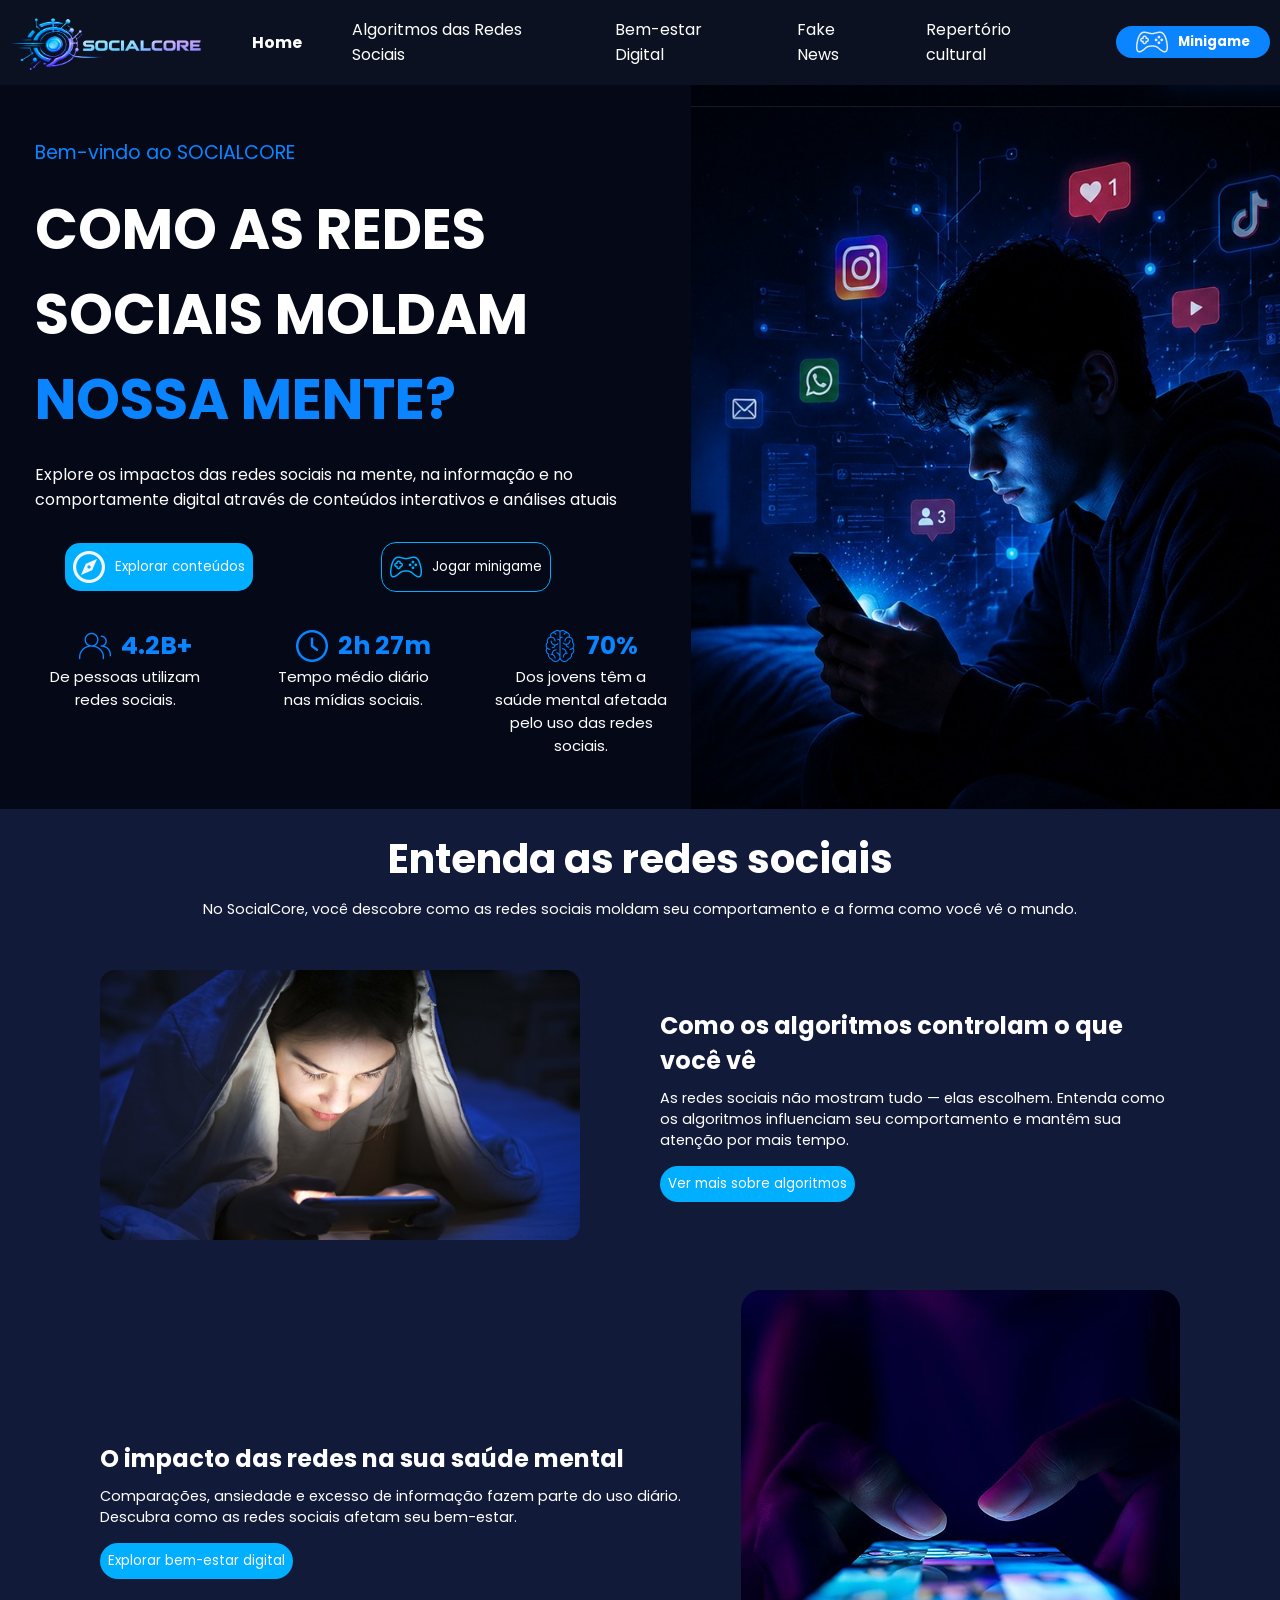
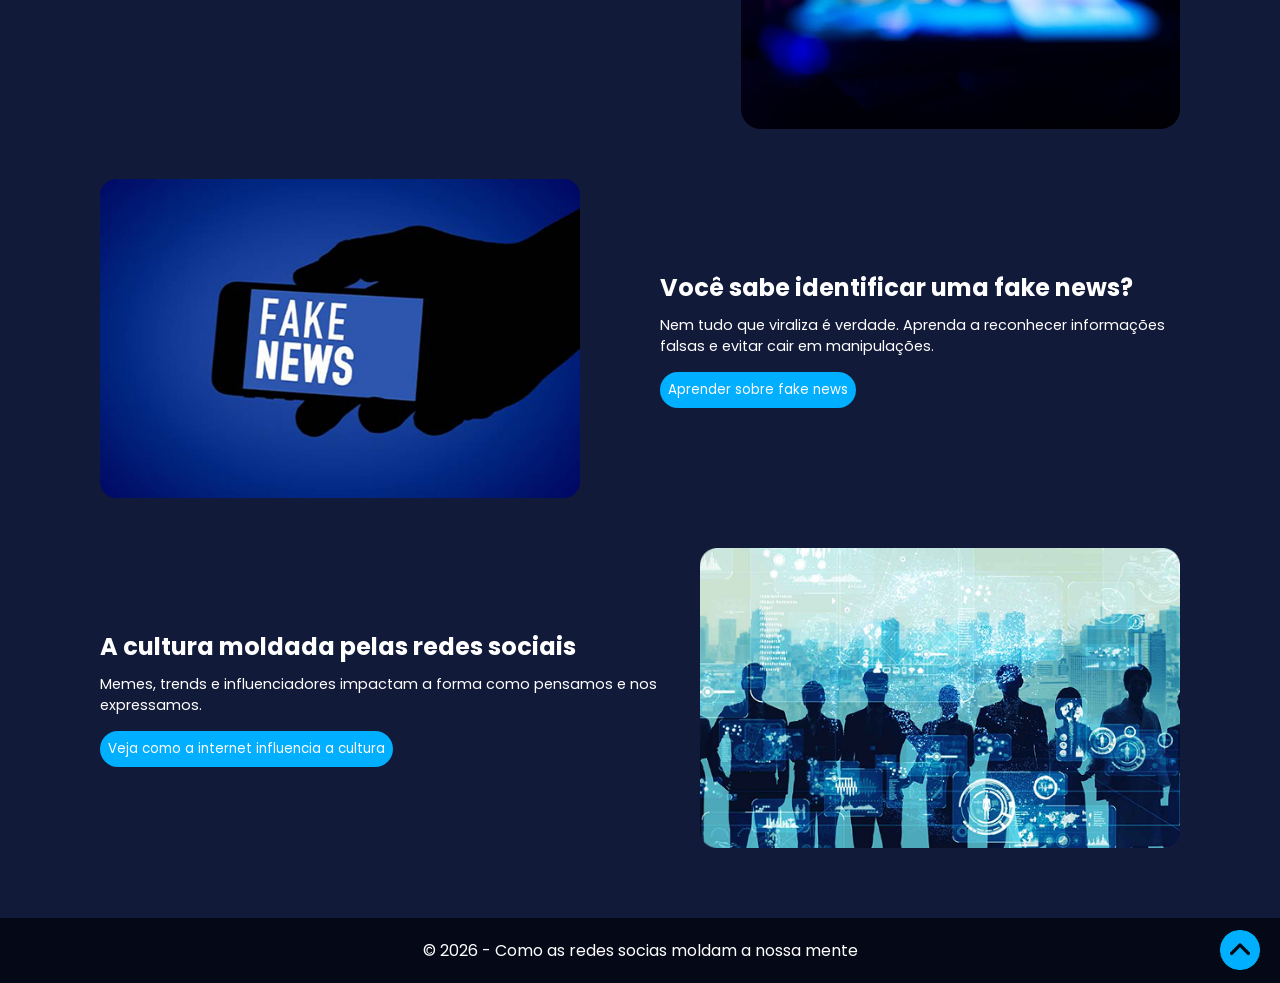
<file: index.html>
<!DOCTYPE html>
<html lang="pt-br">
<head>
    <meta charset="UTF-8">
    <meta name="viewport" content="width=device-width, initial-scale=1.0">
    <link rel="stylesheet" href="home.css">

    <link rel="preconnect" href="https://fonts.googleapis.com">
    <link rel="preconnect" href="https://fonts.gstatic.com" crossorigin>
    <link href="https://fonts.googleapis.com/css2?family=Poppins:ital,wght@0,100;0,200;0,300;0,400;0,500;0,600;0,700;0,800;0,900;1,100;1,200;1,300;1,400;1,500;1,600;1,700;1,800;1,900&display=swap" rel="stylesheet">


    <title>SOCIALCORE</title>
</head>
<body>
    <header id="header">
        <img src="./images/logo.png" alt="Logo do site">
        <a href="index.html"><strong>Home</strong></a>
        <a href="algoritmo.html">Algoritmos das Redes Sociais</a>
        <a href="bemestar.html">Bem-estar Digital</a>
        <a href="fake.html">Fake News</a>
        <a href="repertorio.html">Repertório cultural</a>
        <a href="jogo.html">
            <button class="minigame">
                <img src="./images/controle.png" alt="Controle">
                <p><strong>Minigame</strong></p>
            </button>
        </a>
    </header>

    <nav class="bem-vindo">
        <section class="esquerda">
            <p class="azul">Bem-vindo ao SOCIALCORE</p>

            <h1>COMO AS REDES</h1>
            <h1>SOCIAIS MOLDAM</h1>
            <h1 class="azul">NOSSA MENTE?</h1>

            <p>Explore os impactos das redes sociais na mente, na informação e no comportamente digital através de conteúdos interativos e análises atuais</p>

            
            <section class="botoes">
                <a href="#conteudo">
                    <button class="explorar">
                        <img src="./images/bussola.png" alt="Bússola">
                        <p>Explorar conteúdos</p>
                    </button>
                </a>

                <a href="jogo.html">
                    <button class="minigameHome">
                        <img src="./images/controleAzul.png" alt="Controle azul">
                        <p>Jogar minigame</p>
                    </button>
                </a>
            </section>

            <section class="dados">
                <div class="textoDados">
                    <div class="parteAzul">
                        <img src="./images/pessoas.png" alt="pessoas">
                        <h4>4.2B+</h4>
                    </div>
                    <p>De pessoas utilizam redes sociais.</p>
                </div>

                <div class="textoDados">
                    <div class="parteAzul">
                        <img src="./images/relogio.png" alt="relógio">
                        <h4>2h 27m</h4>
                    </div>
                    <p>Tempo médio diário nas mídias sociais.</p>
                </div>

                <div class="textoDados">
                    <div class="parteAzul">
                        <img src="./images/cerebro.png" alt="cérebro">
                        <h4>70%</h4>
                    </div>
                    <p>Dos jovens têm a saúde mental afetada pelo uso das redes sociais.</p>
                </div>
            </section>
        </section>
        <img src="./images/meninoNoCelular.png" alt="Um menino mexendo no celular">
    </nav>

    <nav class="contHome">
        <h2 id="conteudo">Entenda as redes sociais</h2>
        <p>No SocialCore, você descobre como as redes sociais moldam seu comportamento e a forma como você vê o mundo.</p>

        <section class="contEsquerda">
            <img src="./images/img1Home.png" alt="menina usando o celular">
            <div>
                <h3>Como os algoritmos controlam o que você vê</h3>
                <p>As redes sociais não mostram tudo — elas escolhem. Entenda como os algoritmos influenciam seu comportamento e mantêm sua atenção por mais tempo.</p>
                <a href="algoritmo.html">
                    <button>Ver mais sobre algoritmos</button>
                </a>
            </div>
        </section>

        <section class="contDireita">
            <div>
                <h3>O impacto das redes na sua saúde mental</h3>
                <p>Comparações, ansiedade e excesso de informação fazem parte do uso diário. Descubra como as redes sociais afetam seu bem-estar.</p>
                <a href="bemestar.html">
                    <button>Explorar bem-estar digital</button>
                </a>
            </div>
            <img src="./images/img2Home.png" alt="menina usando o celular">
        </section>

        <section class="contEsquerda">
            <img src="./images/img3Home.png" alt="menina usando o celular">
            <div>
                <h3>Você sabe identificar uma fake news?</h3>
                <p>Nem tudo que viraliza é verdade. Aprenda a reconhecer informações falsas e evitar cair em manipulações.</p>
                <a href="fake.html">
                    <button>Aprender sobre fake news</button>
                </a>
            </div>
        </section>

        <section class="contDireita">
            <div>
                <h3>A cultura moldada pelas redes sociais</h3>
                <p>Memes, trends e influenciadores impactam a forma como pensamos e nos expressamos.</p>
                <a href="repertorio.html">
                    <button>Veja como a internet influencia a cultura</button>
                </a>
            </div>
            <img src="./images/img4Home.png" alt="menina usando o celular">
        </section>
    </nav>

    <footer>
        <p>© 2026 - Como as redes socias moldam a nossa mente</p>
        <a href="#header">
            <img src="./images/footer.png" alt="seta">
        </a>
    </footer>
</body>
</html>
</file>
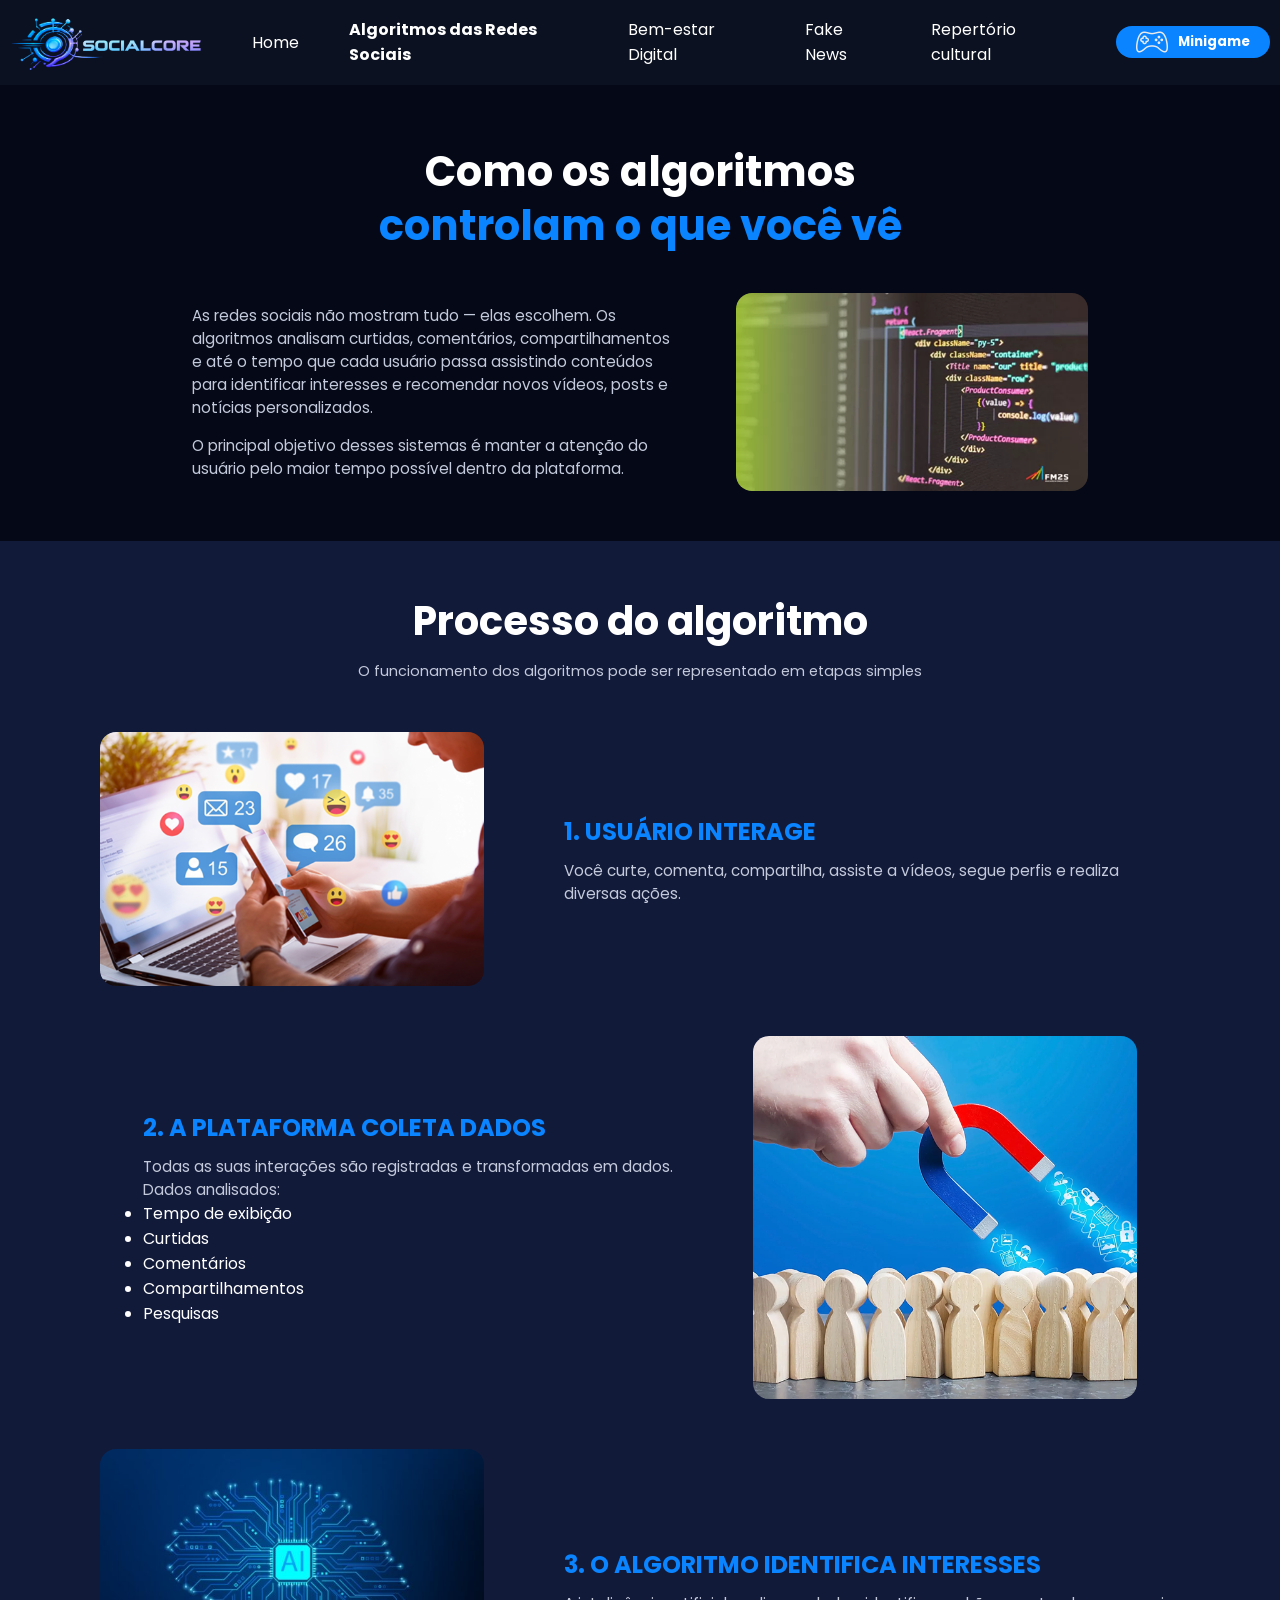
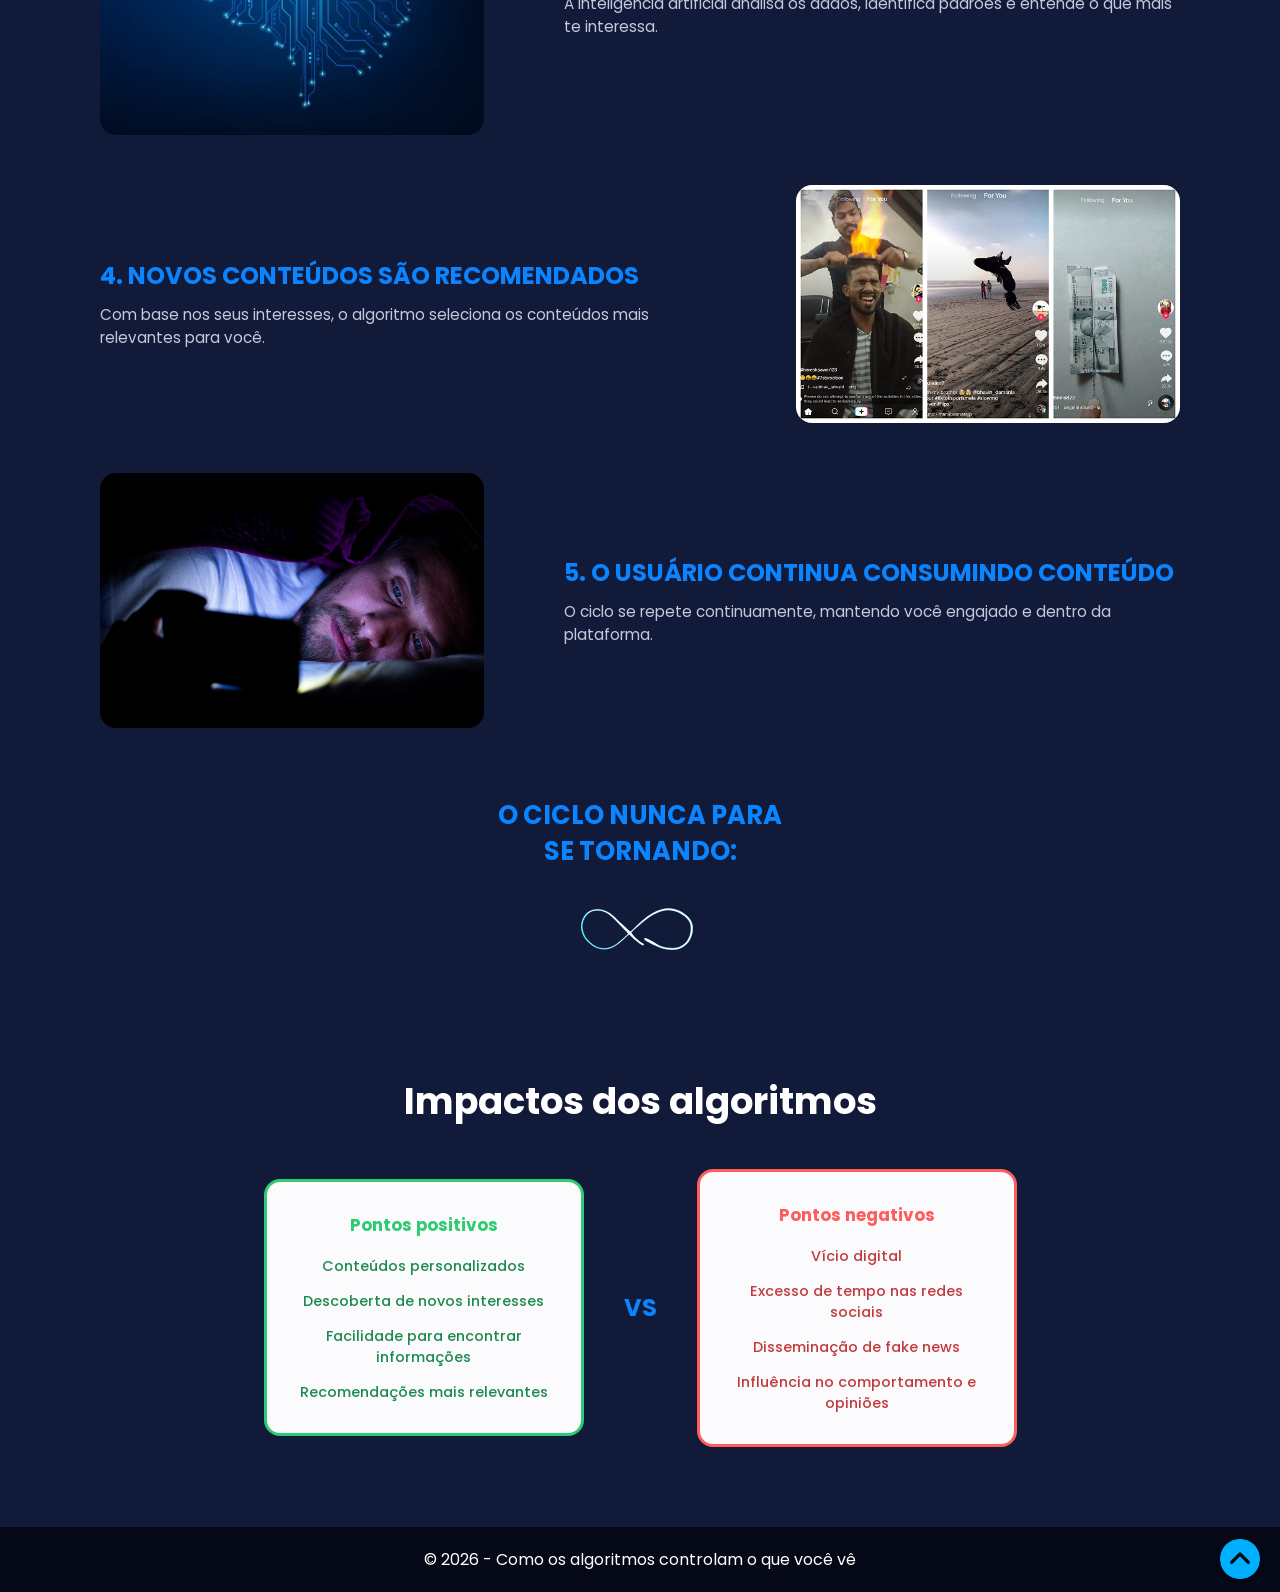
<file: algoritmo.html>
<!DOCTYPE html>
<html lang="pt-br">
<head>
    <meta charset="UTF-8">
    <meta name="viewport" content="width=device-width, initial-scale=1.0">
    <link rel="stylesheet" href="algoritmo.css">

    <link rel="preconnect" href="https://fonts.googleapis.com">
    <link rel="preconnect" href="https://fonts.gstatic.com" crossorigin>
    <link href="https://fonts.googleapis.com/css2?family=Poppins:ital,wght@0,100;0,200;0,300;0,400;0,500;0,600;0,700;0,800;0,900;1,100;1,200;1,300;1,400;1,500;1,600;1,700;1,800;1,900&display=swap" rel="stylesheet">

    <title>SOCIALCORE - Algoritmos das Redes Sociais</title>
</head>
<body>
    <header id="header">
        <img src="./images/logo.png" alt="Logo do site">
        <a href="index.html">Home</a>
        <a href="algoritmo.html"><strong>Algoritmos das Redes Sociais</strong></a>
        <a href="bemestar.html">Bem-estar Digital</a>
        <a href="fake.html">Fake News</a>
        <a href="repertorio.html">Repertório cultural</a>
         <a href="jogo.html">
            <button class="minigame">
                <img src="./images/controle.png" alt="Controle">
                <p><strong>Minigame</strong></p>
            </button>
        </a>
    </header>

    <nav class="intro">
        <h1>Como os algoritmos</h1>
        <h1 class="azul">controlam o que você vê</h1>

        <section class="corpo">
            <div class="texto">
                <p>As redes sociais não mostram tudo — elas escolhem. Os algoritmos analisam curtidas, comentários, compartilhamentos e até o tempo que cada usuário passa assistindo conteúdos para identificar interesses e recomendar novos vídeos, posts e notícias personalizados.</p>
                <p>O principal objetivo desses sistemas é manter a atenção do usuário pelo maior tempo possível dentro da plataforma.</p>
            </div>
            <img src="./images/imgAlgoIntro.png" alt="Código de um algoritmo de recomendação">
        </section>
    </nav>

    <nav class="processo">
        <h2>Processo do algoritmo</h2>
        <p class="legenda">O funcionamento dos algoritmos pode ser representado em etapas simples</p>

        <section class="contEsquerda">
            <img src="./images/imgAlgo1.png" alt="Pessoa interagindo com notificações no celular">
            <div>
                <h3 class="azul">1. USUÁRIO INTERAGE</h3>
                <p>Você curte, comenta, compartilha, assiste a vídeos, segue perfis e realiza diversas ações.</p>
            </div>
        </section>

        <section class="contDireita">
            <div>
                <h3 class="azul">2. A PLATAFORMA COLETA DADOS</h3>
                <p>Todas as suas interações são registradas e transformadas em dados.</p>
                <p class="rotulo">Dados analisados:</p>
                <ul>
                    <li>Tempo de exibição</li>
                    <li>Curtidas</li>
                    <li>Comentários</li>
                    <li>Compartilhamentos</li>
                    <li>Pesquisas</li>
                </ul>
            </div>
            <img src="./images/imgAlgo2.png" alt="Ímã atraindo pessoas, representando a coleta de dados">
        </section>

        <section class="contEsquerda">
            <img src="./images/imgAlgo3.png" alt="Ilustração de um cérebro digital com inteligência artificial">
            <div>
                <h3 class="azul">3. O ALGORITMO IDENTIFICA INTERESSES</h3>
                <p>A inteligência artificial analisa os dados, identifica padrões e entende o que mais te interessa.</p>
            </div>
        </section>

        <section class="contDireita">
            <div>
                <h3 class="azul">4. NOVOS CONTEÚDOS SÃO RECOMENDADOS</h3>
                <p>Com base nos seus interesses, o algoritmo seleciona os conteúdos mais relevantes para você.</p>
            </div>
            <img src="./images/imgAlgo4.png" alt="Tela de celular com vídeos recomendados">
        </section>

        <section class="contEsquerda">
            <img src="./images/imgAlgo5.png" alt="Pessoa deitada usando o celular à noite">
            <div>
                <h3 class="azul">5. O USUÁRIO CONTINUA CONSUMINDO CONTEÚDO</h3>
                <p>O ciclo se repete continuamente, mantendo você engajado e dentro da plataforma.</p>
            </div>
        </section>
    </nav>

    <nav class="ciclo">
        <h3 class="azul">O CICLO NUNCA PARA<br>SE TORNANDO:</h3>
        <img class="infinito" src="./images/infinito.png" alt="Símbolo de infinito">
    </nav>

    <nav class="impactos">
        <h2>Impactos dos algoritmos</h2>

        <section class="comparativo">
            <div class="card positivos">
                <h4>Pontos positivos</h4>
                <ul>
                    <li>Conteúdos personalizados</li>
                    <li>Descoberta de novos interesses</li>
                    <li>Facilidade para encontrar informações</li>
                    <li>Recomendações mais relevantes</li>
                </ul>
            </div>

            <p class="vs">VS</p>

            <div class="card negativos">
                <h4>Pontos negativos</h4>
                <ul>
                    <li>Vício digital</li>
                    <li>Excesso de tempo nas redes sociais</li>
                    <li>Disseminação de fake news</li>
                    <li>Influência no comportamento e opiniões</li>
                </ul>
            </div>
        </section>
    </nav>

    <footer>
        <p>© 2026 - Como os algoritmos controlam o que você vê</p>
        <a href="#header">
            <img src="./images/footer.png" alt="seta">
        </a>
    </footer>
</body>
</html>
</file>
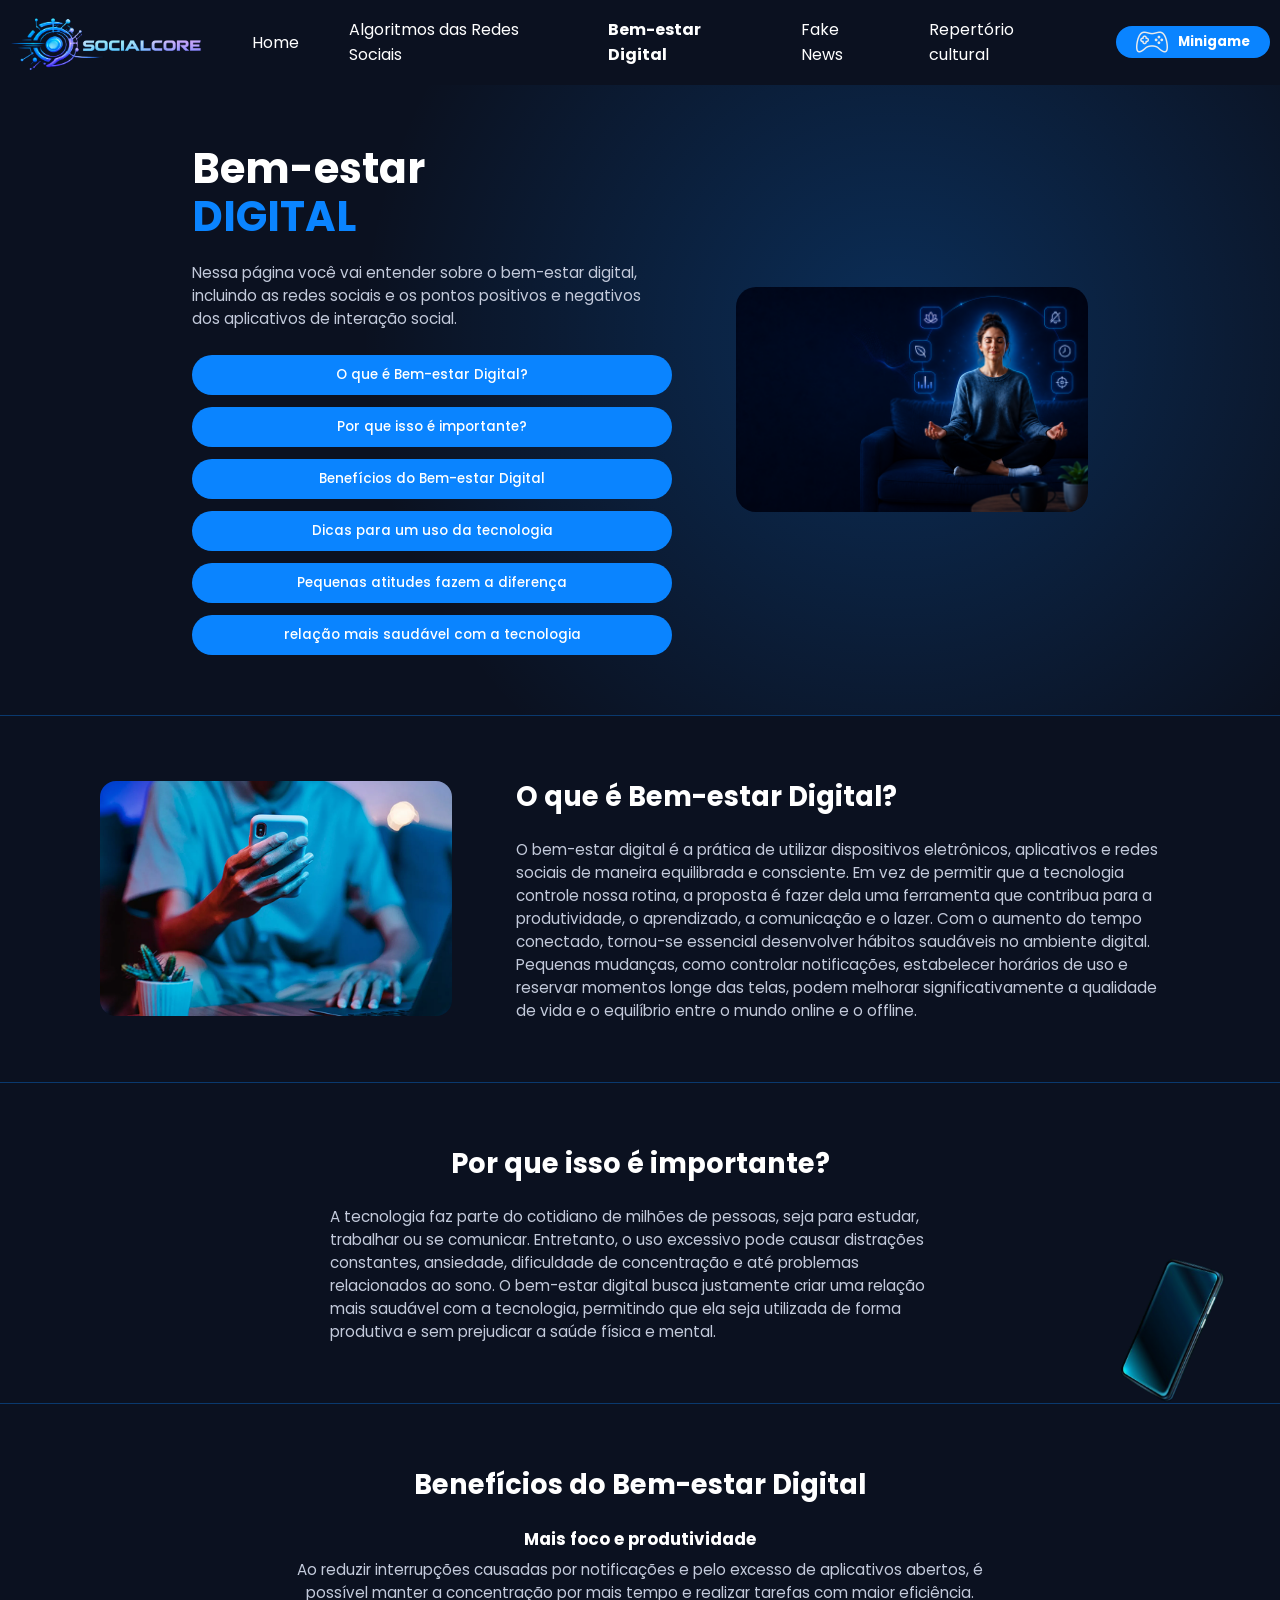
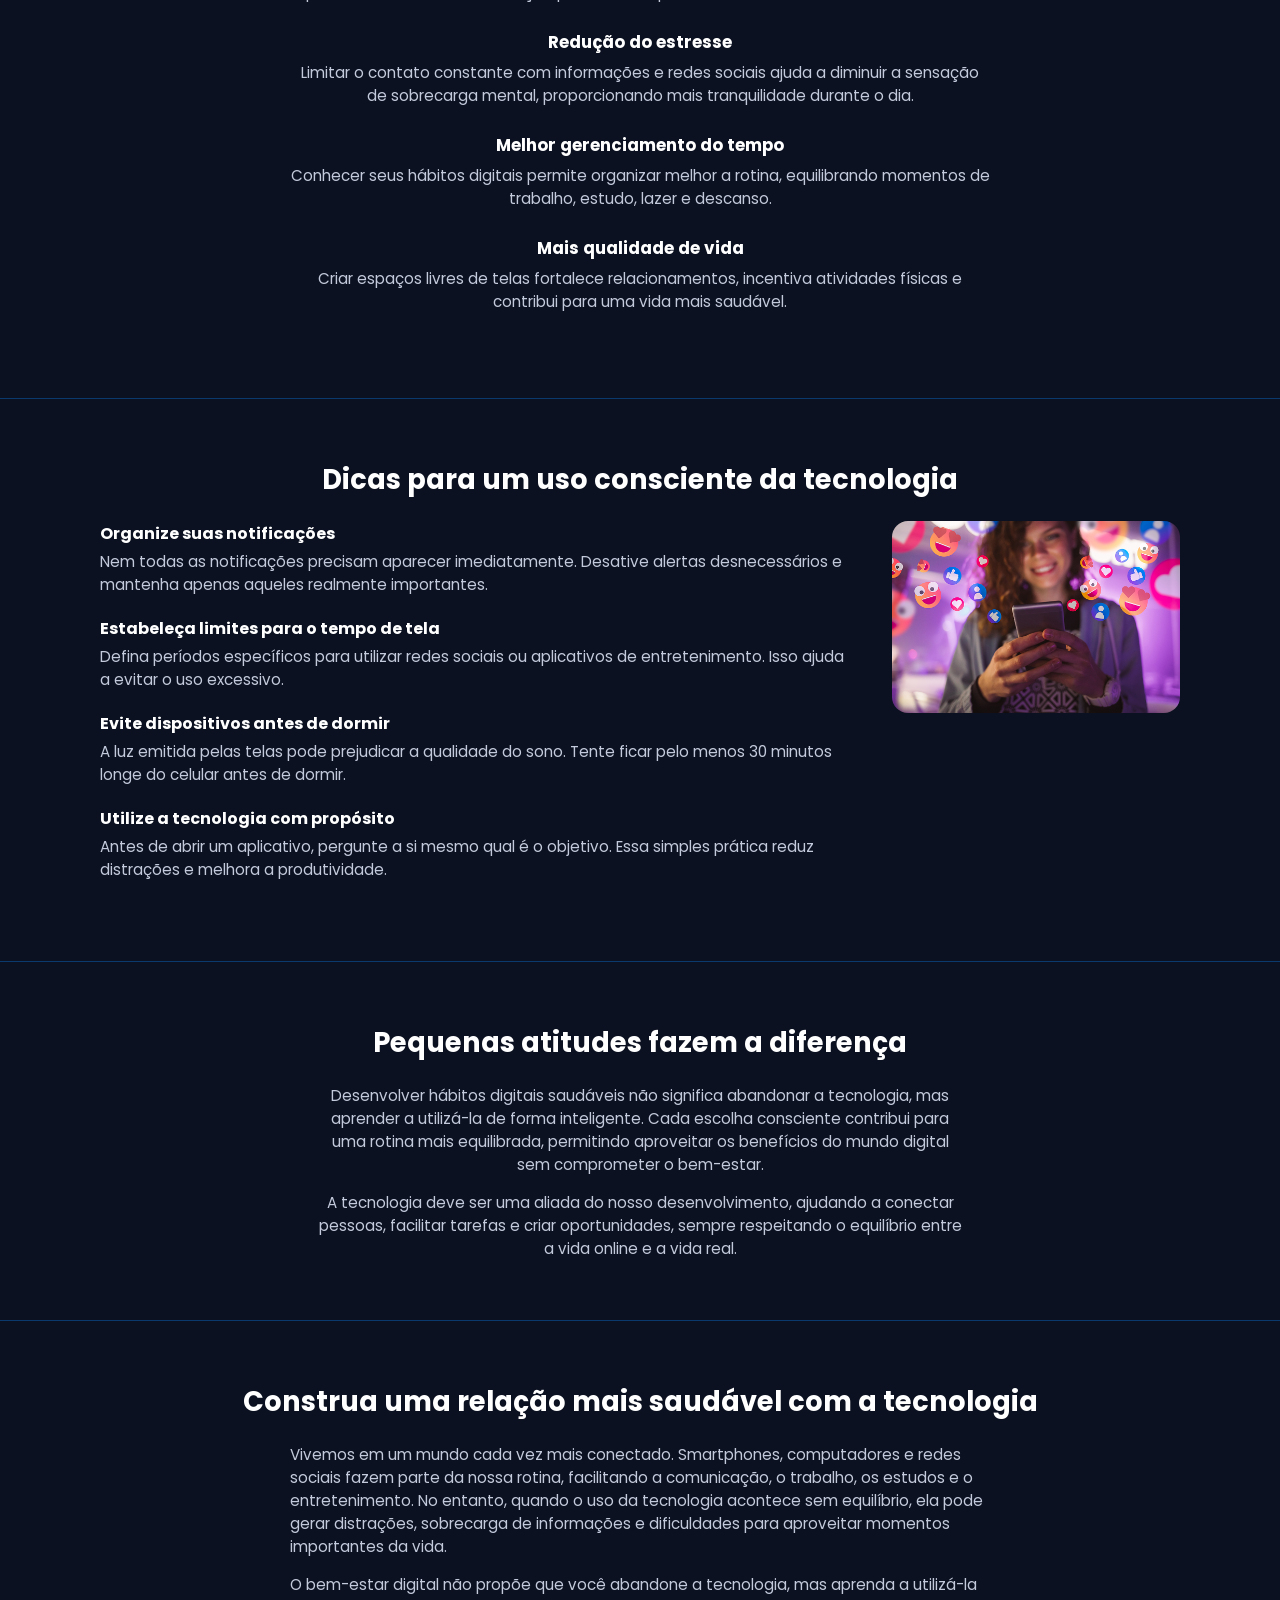
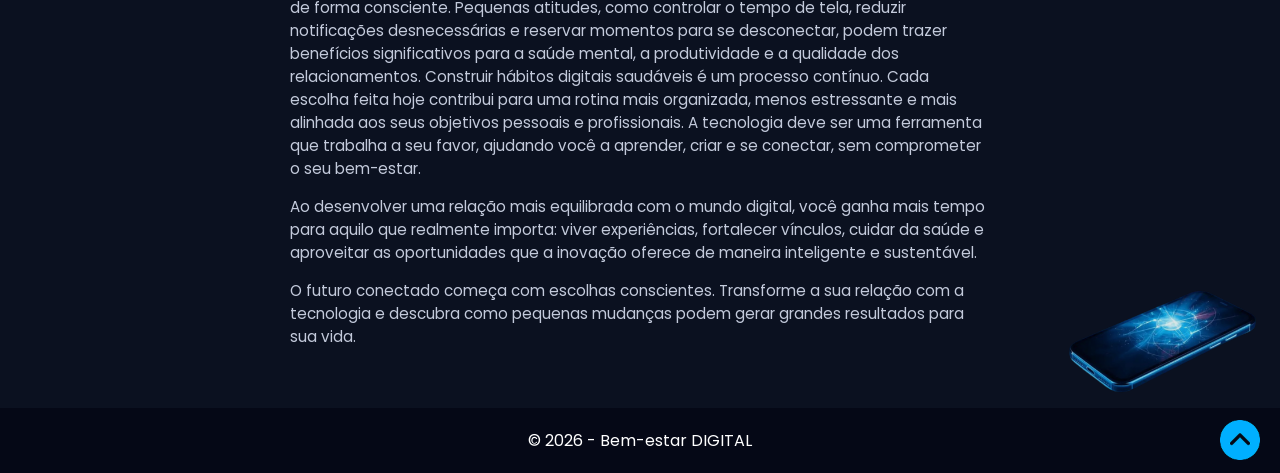
<file: bemestar.html>
<!DOCTYPE html>
<html lang="pt-br">
<head>
    <meta charset="UTF-8">
    <meta name="viewport" content="width=device-width, initial-scale=1.0">
    <link rel="stylesheet" href="bemestar.css">

    <link rel="preconnect" href="https://fonts.googleapis.com">
    <link rel="preconnect" href="https://fonts.gstatic.com" crossorigin>
    <link href="https://fonts.googleapis.com/css2?family=Poppins:ital,wght@0,100;0,200;0,300;0,400;0,500;0,600;0,700;0,800;0,900;1,100;1,200;1,300;1,400;1,500;1,600;1,700;1,800;1,900&display=swap" rel="stylesheet">

    <title>SOCIALCORE - Bem-estar Digital</title>
</head>
<body>
    <header id="header">
        <img src="./images/logo.png" alt="Logo do site">
        <a href="index.html">Home</a>
        <a href="algoritmo.html">Algoritmos das Redes Sociais</a>
        <a href="bemestar.html"><strong>Bem-estar Digital</strong></a>
        <a href="fake.html">Fake News</a>
        <a href="repertorio.html">Repertório cultural</a>
         <a href="jogo.html">
            <button class="minigame">
                <img src="./images/controle.png" alt="Controle">
                <p><strong>Minigame</strong></p>
            </button>
        </a>
    </header>

    <nav class="intro">
        <section class="esquerda">
            <h1>Bem-estar</h1>
            <h1 class="azul">DIGITAL</h1>
            <p class="descricao">Nessa página você vai entender sobre o bem-estar digital, incluindo as redes sociais e os pontos positivos e negativos dos aplicativos de interação social.</p>

            <div class="pills">
                <a href="#definicao"><button>O que é Bem-estar Digital?</button></a>
                <a href="#importancia"><button>Por que isso é importante?</button></a>
                <a href="#beneficios"><button>Benefícios do Bem-estar Digital</button></a>
                <a href="#dicas"><button>Dicas para um uso da tecnologia</button></a>
                <a href="#atitudes"><button>Pequenas atitudes fazem a diferença</button></a>
                <a href="#final"><button>relação mais saudável com a tecnologia</button></a>
            </div>
        </section>

        <section class="direita">
            <img class="central" src="./images/meditacao.png" alt="Mulher meditando cercada de ícones de bem-estar digital">
        </section>
    </nav>

    <section class="conteudo definicao" id="definicao">
        <img src="./images/imgBemEstar1.png" alt="Pessoa usando o celular durante a noite">
        <div>
            <h2>O que é Bem-estar Digital?</h2>
            <p>O bem-estar digital é a prática de utilizar dispositivos eletrônicos, aplicativos e redes sociais de maneira equilibrada e consciente. Em vez de permitir que a tecnologia controle nossa rotina, a proposta é fazer dela uma ferramenta que contribua para a produtividade, o aprendizado, a comunicação e o lazer. Com o aumento do tempo conectado, tornou-se essencial desenvolver hábitos saudáveis no ambiente digital. Pequenas mudanças, como controlar notificações, estabelecer horários de uso e reservar momentos longe das telas, podem melhorar significativamente a qualidade de vida e o equilíbrio entre o mundo online e o offline.</p>
        </div>
    </section>

    <section class="conteudo importancia" id="importancia">
        <h2>Por que isso é importante?</h2>
        <div class="texto">
            <p>A tecnologia faz parte do cotidiano de milhões de pessoas, seja para estudar, trabalhar ou se comunicar. Entretanto, o uso excessivo pode causar distrações constantes, ansiedade, dificuldade de concentração e até problemas relacionados ao sono. O bem-estar digital busca justamente criar uma relação mais saudável com a tecnologia, permitindo que ela seja utilizada de forma produtiva e sem prejudicar a saúde física e mental.</p>
        </div>
        <img src="./images/celular.png" alt="Celular em destaque">
    </section>

    <section class="conteudo beneficios" id="beneficios">
        <h2>Benefícios do Bem-estar Digital</h2>

        <div class="item">
            <h3>Mais foco e produtividade</h3>
            <p>Ao reduzir interrupções causadas por notificações e pelo excesso de aplicativos abertos, é possível manter a concentração por mais tempo e realizar tarefas com maior eficiência.</p>
        </div>

        <div class="item">
            <h3>Redução do estresse</h3>
            <p>Limitar o contato constante com informações e redes sociais ajuda a diminuir a sensação de sobrecarga mental, proporcionando mais tranquilidade durante o dia.</p>
        </div>

        <div class="item">
            <h3>Melhor gerenciamento do tempo</h3>
            <p>Conhecer seus hábitos digitais permite organizar melhor a rotina, equilibrando momentos de trabalho, estudo, lazer e descanso.</p>
        </div>

        <div class="item">
            <h3>Mais qualidade de vida</h3>
            <p>Criar espaços livres de telas fortalece relacionamentos, incentiva atividades físicas e contribui para uma vida mais saudável.</p>
        </div>
    </section>

    <section class="conteudo dicas" id="dicas">
        <h2>Dicas para um uso consciente da tecnologia</h2>

        <div class="corpo">
            <div class="lista">
                <div class="item">
                    <h3>Organize suas notificações</h3>
                    <p>Nem todas as notificações precisam aparecer imediatamente. Desative alertas desnecessários e mantenha apenas aqueles realmente importantes.</p>
                </div>

                <div class="item">
                    <h3>Estabeleça limites para o tempo de tela</h3>
                    <p>Defina períodos específicos para utilizar redes sociais ou aplicativos de entretenimento. Isso ajuda a evitar o uso excessivo.</p>
                </div>

                <div class="item">
                    <h3>Evite dispositivos antes de dormir</h3>
                    <p>A luz emitida pelas telas pode prejudicar a qualidade do sono. Tente ficar pelo menos 30 minutos longe do celular antes de dormir.</p>
                </div>

                <div class="item">
                    <h3>Utilize a tecnologia com propósito</h3>
                    <p>Antes de abrir um aplicativo, pergunte a si mesmo qual é o objetivo. Essa simples prática reduz distrações e melhora a produtividade.</p>
                </div>
            </div>

            <img src="./images/imgBemEstar2.png" alt="Mulher sorrindo usando o celular cercada de ícones de redes sociais">
        </div>
    </section>

    <section class="conteudo atitudes" id="atitudes">
        <h2>Pequenas atitudes fazem a diferença</h2>
        <div class="texto">
            <p>Desenvolver hábitos digitais saudáveis não significa abandonar a tecnologia, mas aprender a utilizá-la de forma inteligente. Cada escolha consciente contribui para uma rotina mais equilibrada, permitindo aproveitar os benefícios do mundo digital sem comprometer o bem-estar.</p>
            <p>A tecnologia deve ser uma aliada do nosso desenvolvimento, ajudando a conectar pessoas, facilitar tarefas e criar oportunidades, sempre respeitando o equilíbrio entre a vida online e a vida real.</p>
        </div>
    </section>

    <section class="conteudo final" id="final">
        <h2>Construa uma relação mais saudável com a tecnologia</h2>
        <div class="texto">
            <p>Vivemos em um mundo cada vez mais conectado. Smartphones, computadores e redes sociais fazem parte da nossa rotina, facilitando a comunicação, o trabalho, os estudos e o entretenimento. No entanto, quando o uso da tecnologia acontece sem equilíbrio, ela pode gerar distrações, sobrecarga de informações e dificuldades para aproveitar momentos importantes da vida.</p>
            <p>O bem-estar digital não propõe que você abandone a tecnologia, mas aprenda a utilizá-la de forma consciente. Pequenas atitudes, como controlar o tempo de tela, reduzir notificações desnecessárias e reservar momentos para se desconectar, podem trazer benefícios significativos para a saúde mental, a produtividade e a qualidade dos relacionamentos. Construir hábitos digitais saudáveis é um processo contínuo. Cada escolha feita hoje contribui para uma rotina mais organizada, menos estressante e mais alinhada aos seus objetivos pessoais e profissionais. A tecnologia deve ser uma ferramenta que trabalha a seu favor, ajudando você a aprender, criar e se conectar, sem comprometer o seu bem-estar.</p>
            <p>Ao desenvolver uma relação mais equilibrada com o mundo digital, você ganha mais tempo para aquilo que realmente importa: viver experiências, fortalecer vínculos, cuidar da saúde e aproveitar as oportunidades que a inovação oferece de maneira inteligente e sustentável.</p>
            <p>O futuro conectado começa com escolhas conscientes. Transforme a sua relação com a tecnologia e descubra como pequenas mudanças podem gerar grandes resultados para sua vida.</p>
        </div>
        <img src="./images/celularFinal.png" alt="Celular com luz azul em destaque">
    </section>

    <footer>
        <p>© 2026 - Bem-estar DIGITAL</p>
        <a href="#header">
            <img src="./images/footer.png" alt="seta">
        </a>
    </footer>
</body>
</html>
</file>
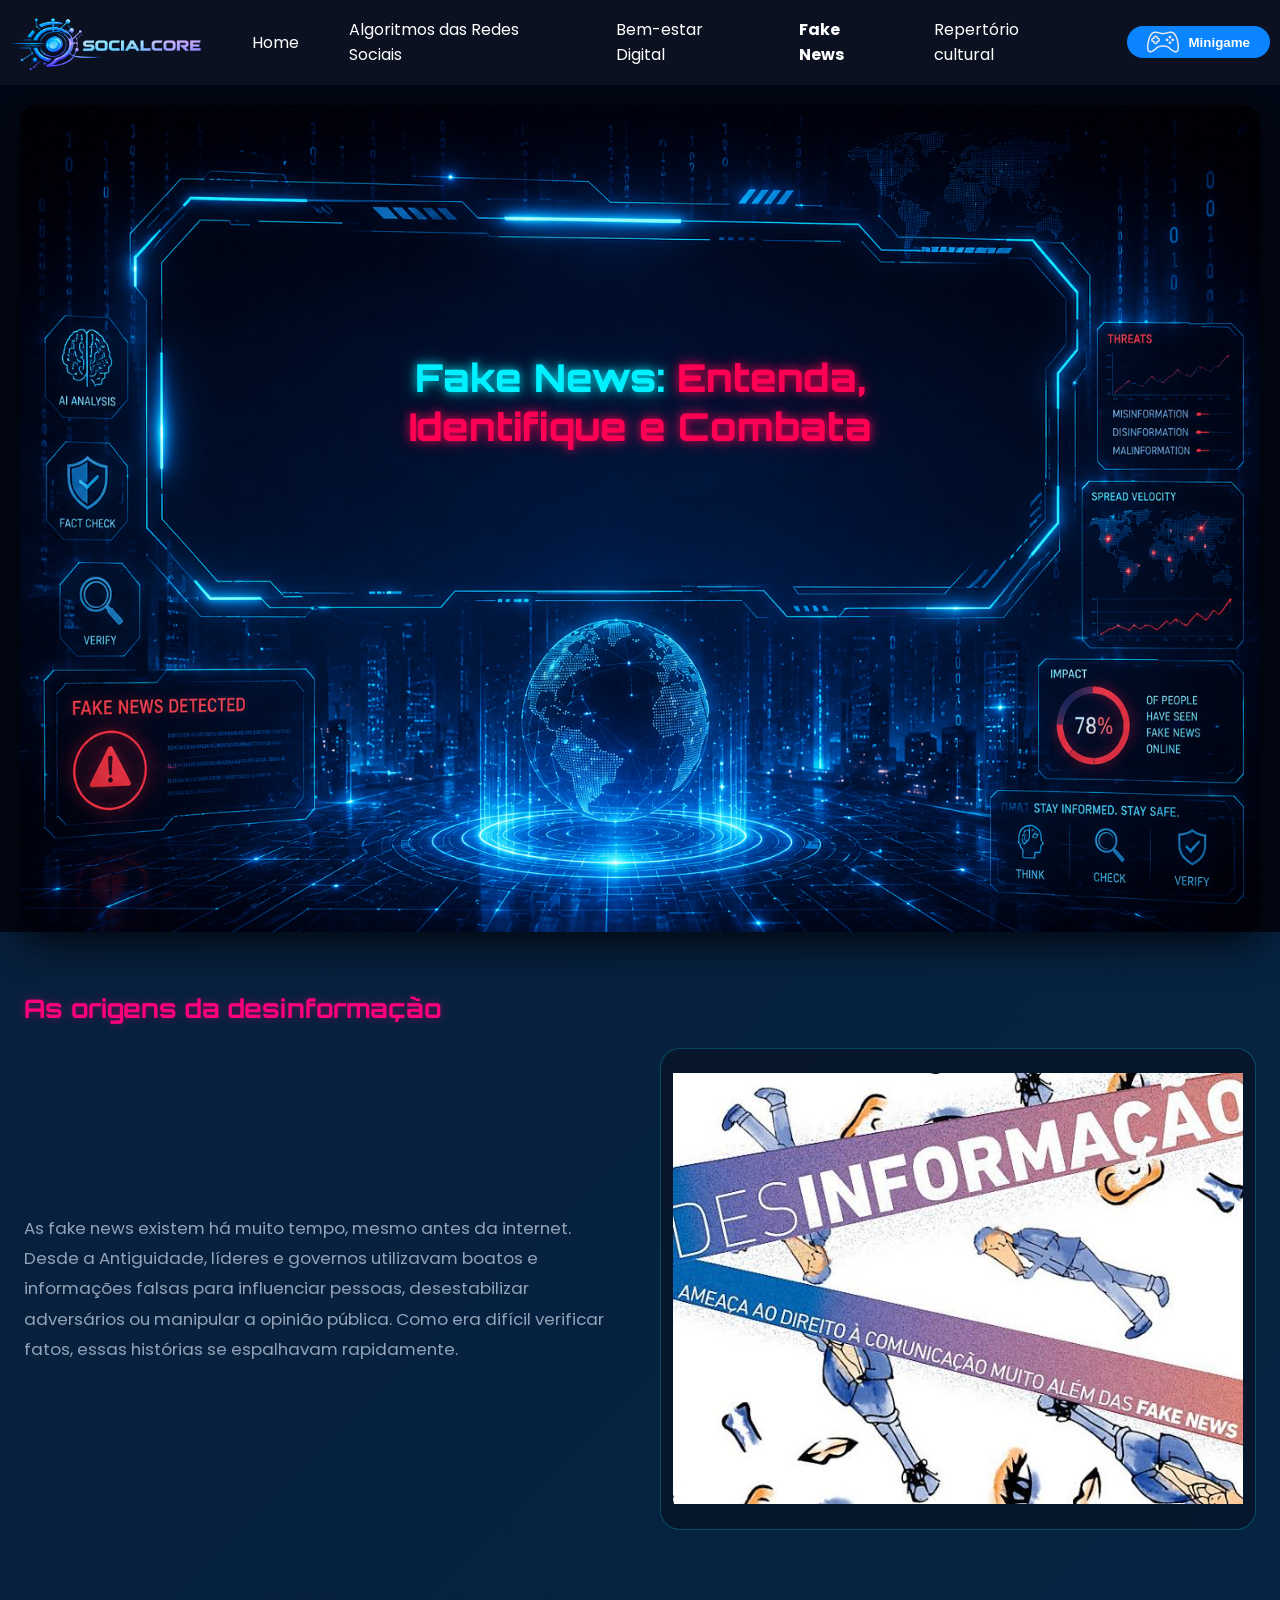
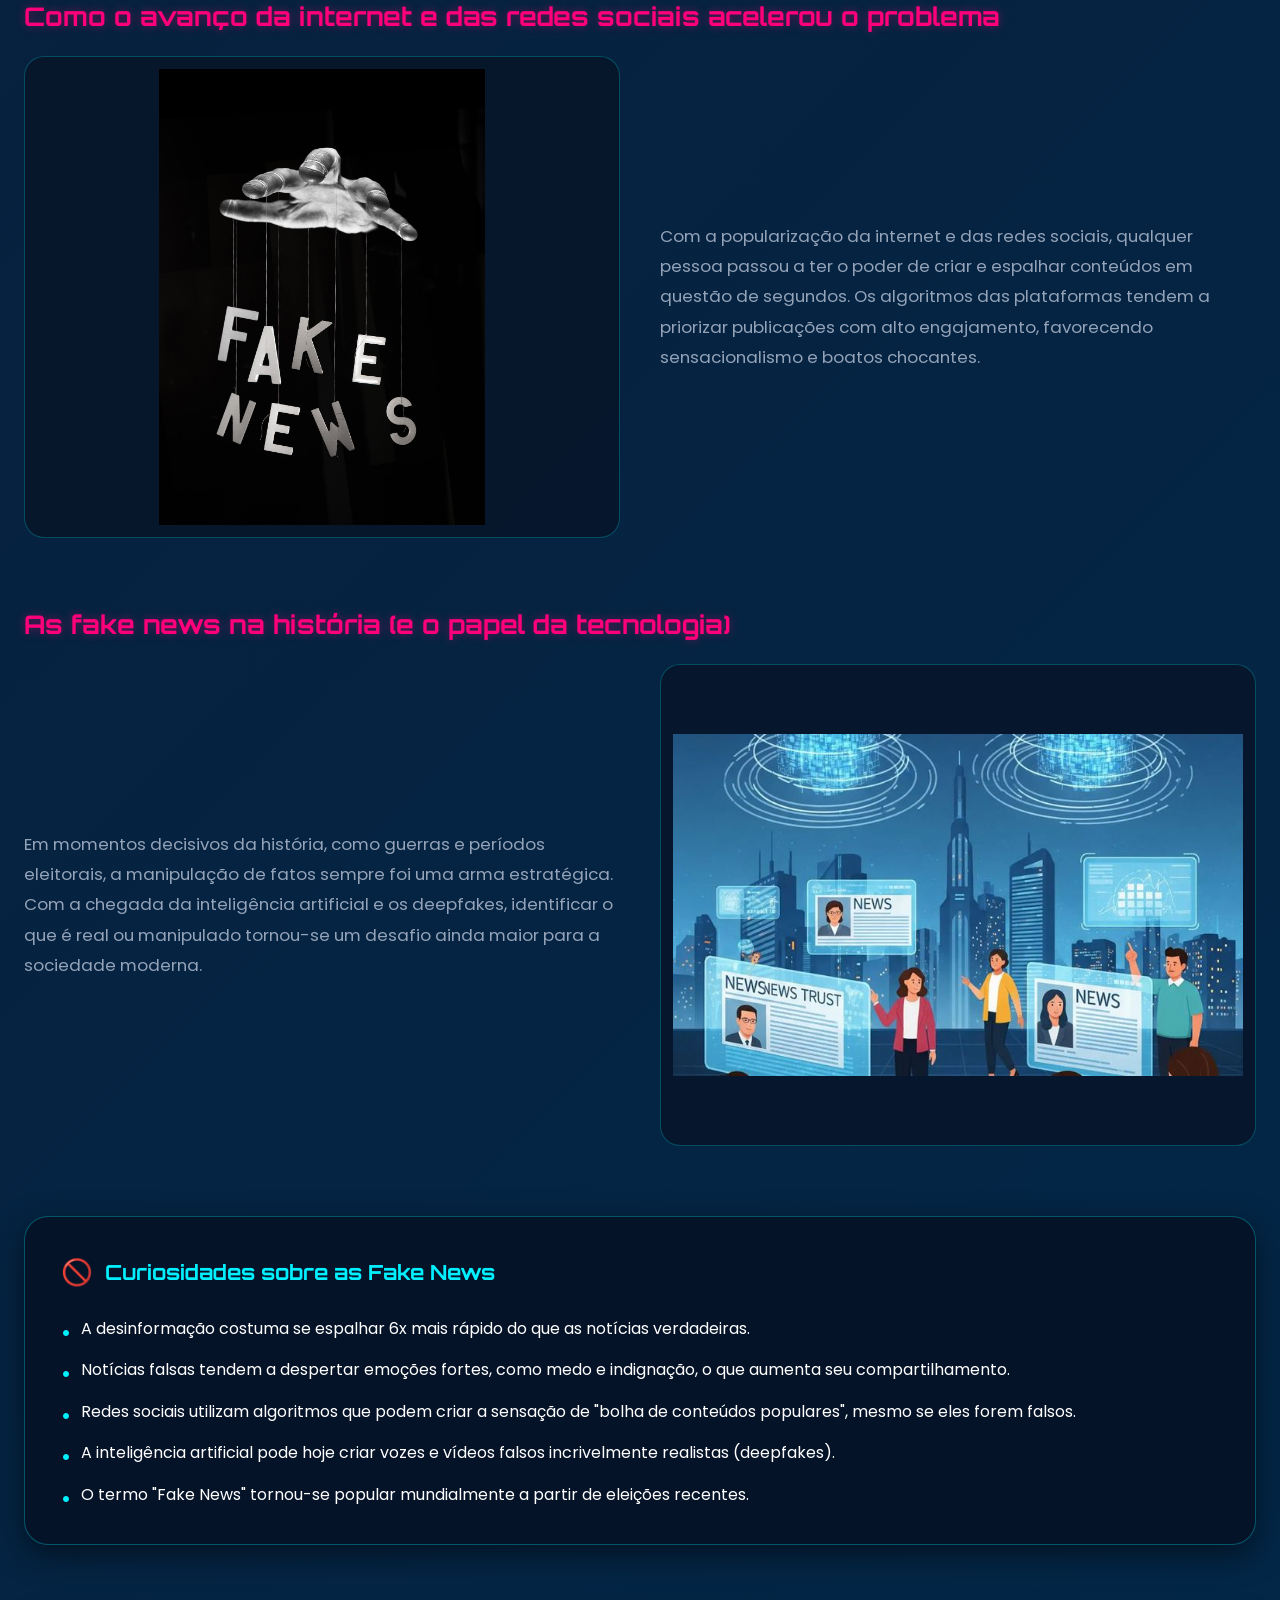
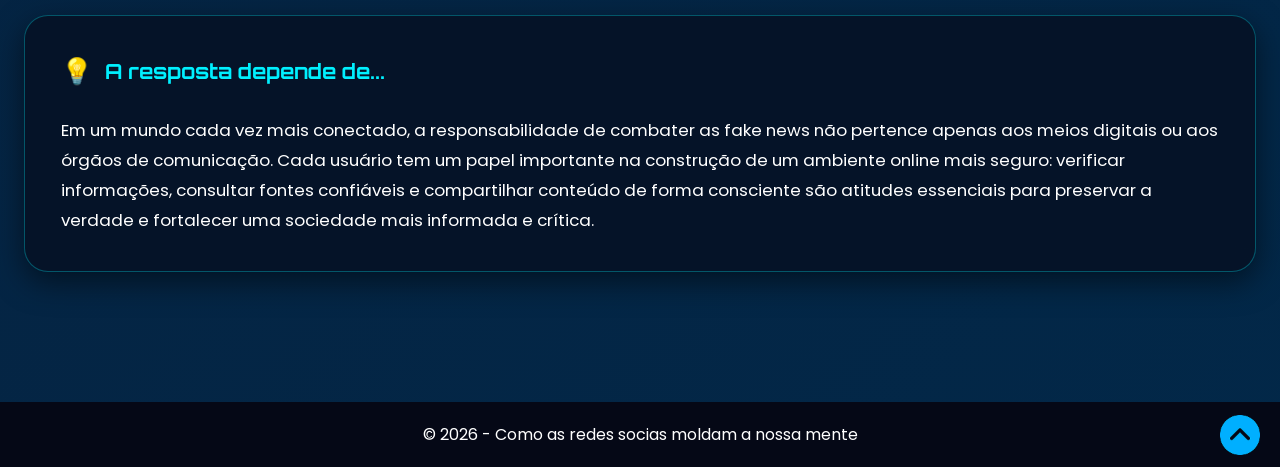
<file: fake.html>
<!DOCTYPE html>
<html lang="pt-BR">
<head>
  <meta charset="UTF-8">
  <meta name="viewport" content="width=device-width, initial-scale=1.0">
  <title>Fake News: Entenda, Identifique e Combata</title>
  
  <link rel="preconnect" href="https://fonts.googleapis.com">
  <link rel="preconnect" href="https://fonts.gstatic.com" crossorigin>
  <link href="https://fonts.googleapis.com/css2?family=Orbitron:wght@600;800&family=Space+Grotesk:wght@400;500;600;700&display=swap" rel="stylesheet">

  <link rel="preconnect" href="https://fonts.googleapis.com">
  <link rel="preconnect" href="https://fonts.gstatic.com" crossorigin>
  <link href="https://fonts.googleapis.com/css2?family=Poppins:ital,wght@0,100;0,200;0,300;0,400;0,500;0,600;0,700;0,800;0,900;1,100;1,200;1,300;1,400;1,500;1,600;1,700;1,800;1,900&display=swap" rel="stylesheet">

  <link rel="stylesheet" href="fake.css">
</head>
<body>

  <!-- HEADER COMPLETO -->
  <header id="header">
    
    <!-- BARRA SUPERIOR (NAVBAR) -->
    <nav class="navbar">
      <img src="./images/logo.png" alt="Logo do site">
        <a href="index.html">Home</a>
        <a href="algoritmo.html">Algoritmos das Redes Sociais</a>
        <a href="bemestar.html">Bem-estar Digital</a>
        <a href="fake.html"><strong>Fake News</strong></a>
        <a href="repertorio.html">Repertório cultural</a>
         <a href="jogo.html">
            <button class="minigame">
                <img src="./images/controle.png" alt="Controle">
                <p><strong>Minigame</strong></p>
            </button>
        </a>
    </nav>

    <!-- BANNER PRINCIPAL COM TÍTULO DENTRO DA MOLDURA -->
    <div class="full-hero-image-wrapper slide-drag-down">
      <img src="./images/image_fake.png" alt="Header Futurista Fake News" class="hero-full-img">
      
      <div class="hero-overlay-title">
        <h1 class="hero-h1-text">
          <span class="text-blue">Fake News:</span> 
          <span class="text-red">Entenda,</span><br>
          <span class="text-red">Identifique e Combata</span>
        </h1>
      </div>
    </div>

  </header>

  <!-- CORPO PRINCIPAL -->
  <main class="main-container">

    <!-- 1. ORIGENS DA DESINFORMAÇÃO -->
    <section class="section-block">
      <h2 class="section-title slide-drag-left">As origens da desinformação</h2>
      <div class="content-grid">
        <div class="text-box slide-drag-left">
          <p>
            As fake news existem há muito tempo, mesmo antes da internet. Desde a Antiguidade, líderes e governos utilizavam boatos e informações falsas para influenciar pessoas, desestabilizar adversários ou manipular a opinião pública. Como era difícil verificar fatos, essas histórias se espalhavam rapidamente.
          </p>
        </div>
        <div class="image-box slide-drag-right">
          <img src="./images/imagem_01.png" alt="Livros e Origem Histórica" class="zoom-img">
        </div>
      </div>
    </section>

    <!-- 2. COMO O AVANÇO DA INTERNET IMPACTOU -->
    <section class="section-block">
      <h2 class="section-title slide-drag-left">Como o avanço da internet e das redes sociais acelerou o problema</h2>
      <div class="content-grid reverse">
        <div class="image-box slide-drag-left">
          <img src="images/iamgem_02.png" alt="Pessoa utilizando smartphone com redes" class="zoom-img">
        </div>
        <div class="text-box slide-drag-right">
          <p>
            Com a popularização da internet e das redes sociais, qualquer pessoa passou a ter o poder de criar e espalhar conteúdos em questão de segundos. Os algoritmos das plataformas tendem a priorizar publicações com alto engajamento, favorecendo sensacionalismo e boatos chocantes.
          </p>
        </div>
      </div>
    </section>

    <!-- 3. AS FAKE NEWS NA HISTÓRIA -->
    <section class="section-block">
      <h2 class="section-title slide-drag-left">As fake news na história (e o papel da tecnologia)</h2>
      <div class="content-grid">
        <div class="text-box slide-drag-left">
          <p>
            Em momentos decisivos da história, como guerras e períodos eleitorais, a manipulação de fatos sempre foi uma arma estratégica. Com a chegada da inteligência artificial e os deepfakes, identificar o que é real ou manipulado tornou-se um desafio ainda maior para a sociedade moderna.
          </p>
        </div>
        <div class="image-box slide-drag-right">
          <img src="./images/imagem_03.png" alt="Tecnologia e Ilusão Digital" class="zoom-img">
        </div>
      </div>
    </section>

    <!-- 4. SEÇÃO DE CARDS: CURIOSIDADES SOBRE FAKE NEWS -->
    <section class="section-block">
      <div class="info-card-container slide-drag-up">
        <div class="info-card-header">
          <span class="card-icon">🚫</span>
          <h3>Curiosidades sobre as Fake News</h3>
        </div>
        <ul class="info-card-list">
          <li>A desinformação costuma se espalhar 6x mais rápido do que as notícias verdadeiras.</li>
          <li>Notícias falsas tendem a despertar emoções fortes, como medo e indignação, o que aumenta seu compartilhamento.</li>
          <li>Redes sociais utilizam algoritmos que podem criar a sensação de "bolha de conteúdos populares", mesmo se eles forem falsos.</li>
          <li>A inteligência artificial pode hoje criar vozes e vídeos falsos incrivelmente realistas (deepfakes).</li>
          <li>O termo "Fake News" tornou-se popular mundialmente a partir de eleições recentes.</li>
        </ul>
      </div>
    </section>

    <!-- 5. SEÇÃO DE CARDS: A RESPOSTA DEPENDE DE... -->
    <section class="section-block">
      <div class="info-card-container slide-drag-up">
        <div class="info-card-header">
          <span class="card-icon">💡</span>
          <h3>A resposta depende de...</h3>
        </div>
        <div class="info-card-body">
          <p>
            Em um mundo cada vez mais conectado, a responsabilidade de combater as fake news não pertence apenas aos meios digitais ou aos órgãos de comunicação. Cada usuário tem um papel importante na construção de um ambiente online mais seguro: verificar informações, consultar fontes confiáveis e compartilhar conteúdo de forma consciente são atitudes essenciais para preservar a verdade e fortalecer uma sociedade mais informada e crítica.
          </p>
        </div>
      </div>
    </section>

  </main>

  <!-- RODAPÉ DA PÁGINA -->
  <footer class="site-footer">
    <p>© 2026 - Como as redes socias moldam a nossa mente</p>
        <a href="#header">
            <img src="./images/footer.png" alt="seta">
        </a>
  </footer>

  <script src="fake.js"></script>
</body>
</html>
</file>
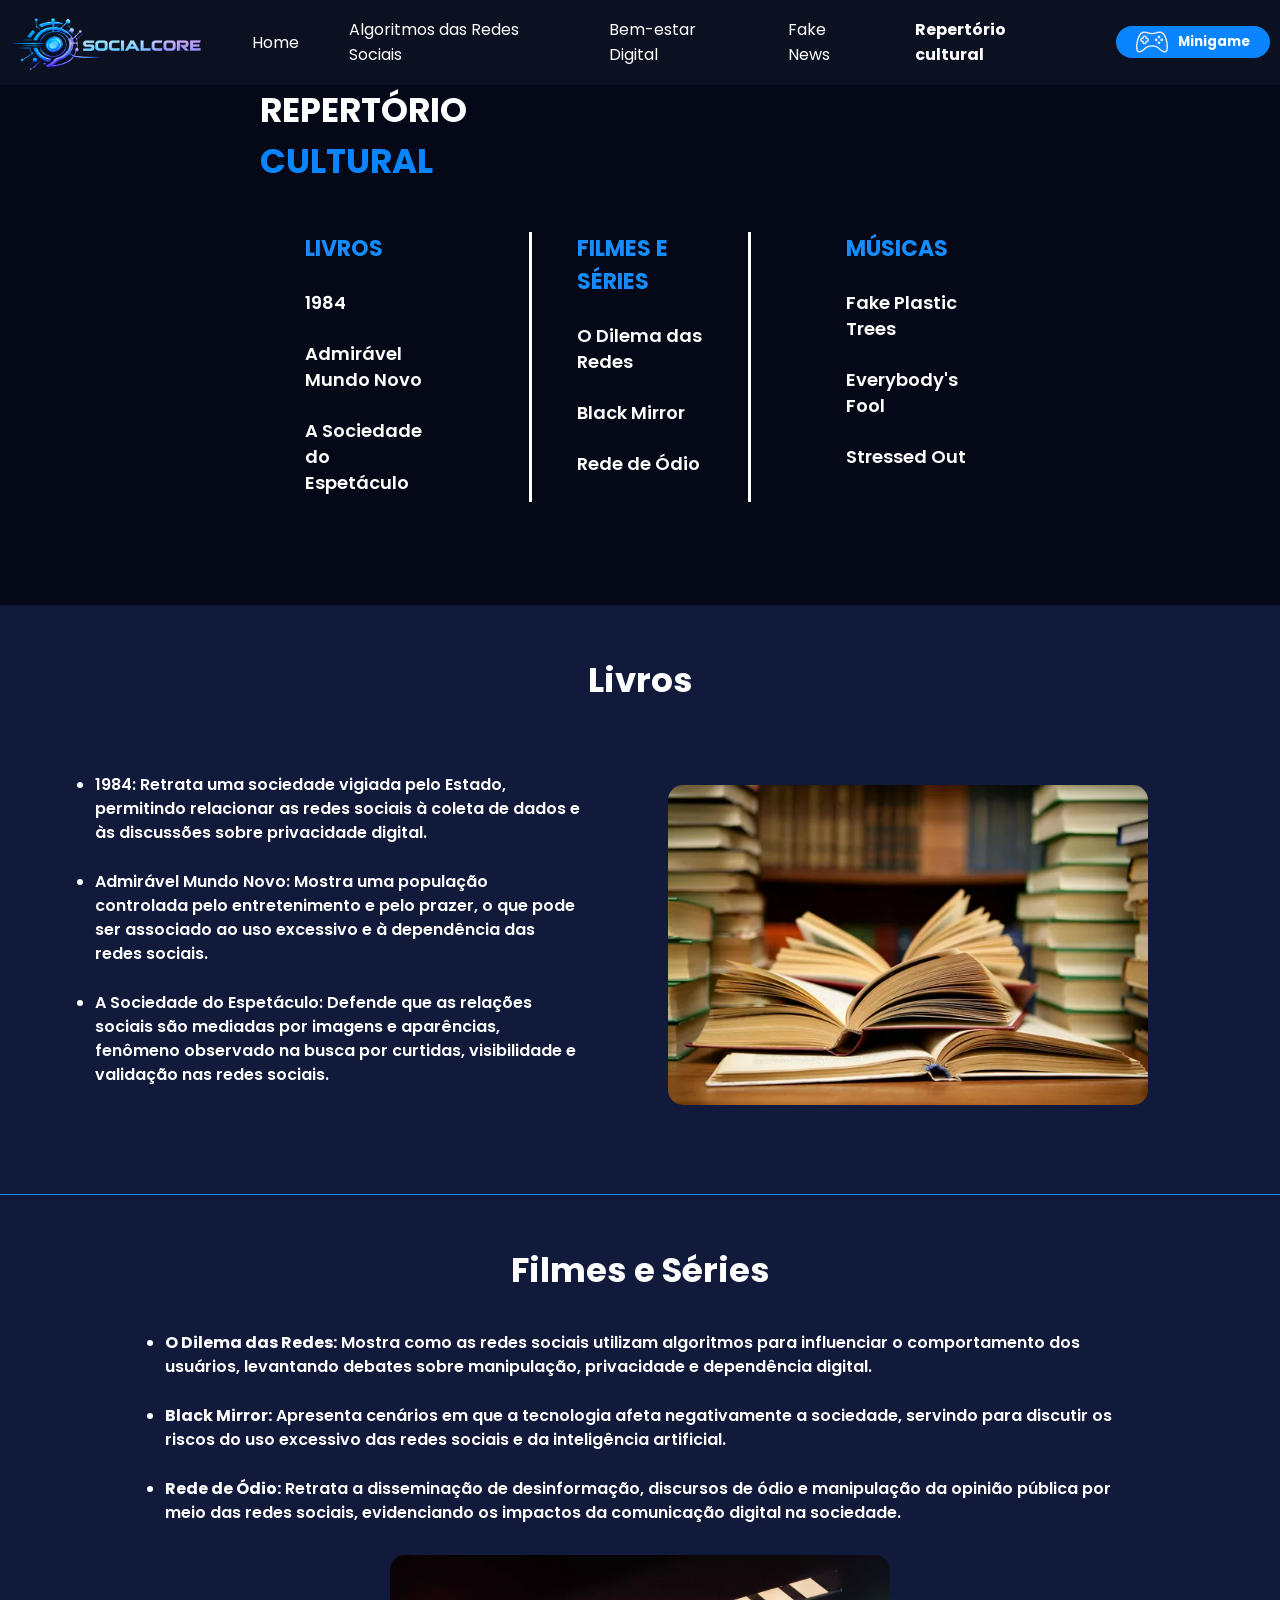
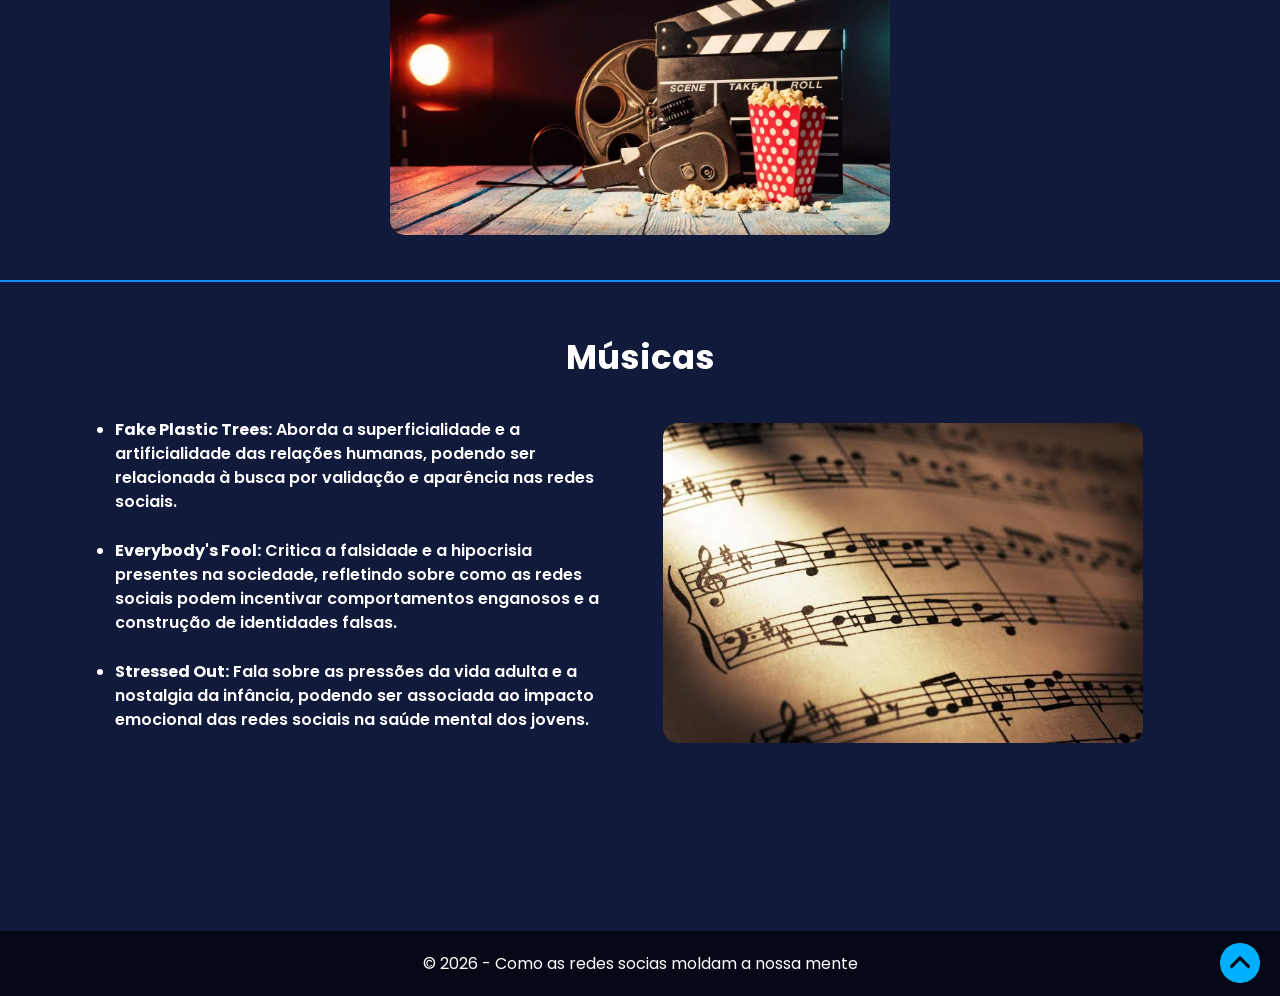
<file: repertorio.html>
<!DOCTYPE html>

<html lang="pt-br">

<head>

    <meta charset="UTF-8">

    <meta name="viewport" content="width=device-width, initial-scale=1.0">

    <title>Repertório Cultural</title>

    <link rel="stylesheet" href="repertorio.css">

    <link rel="preconnect" href="https://fonts.googleapis.com">

    <link rel="preconnect" href="https://fonts.gstatic.com" crossorigin>

    <link rel="stylesheet" href="repertorio.css">

    <link href="https://fonts.googleapis.com/css2?family=Poppins:ital,wght@0,100;0,200;0,300;0,400;0,500;0,600;0,700;0,800;0,900;1,100;1,200;1,300;1,400;1,500;1,600;1,700;1,800;1,900&display=swap" rel="stylesheet">

</head>

<body>

    <header id="header">

        <img src="./images/logo.png" alt="Logo do site">

        <a href="index.html">Home</a>

        <a href="algoritmo.html">Algoritmos das Redes Sociais</a>

        <a href="bemestar.html">Bem-estar Digital</a>

        <a href="fake.html">Fake News</a>

        <a href="repertorio.html"><strong>Repertório cultural</strong></a>

        <a href="jogo.html">

            <button class="minigame">

                <img src="./images/controle.png" alt="Controle">

                <p><strong>Minigame</strong></p>

            </button>

        </a>

    </header>

    <div class="titulo">

        <h1>Repertório</h1>
        <h1 id="cultural">Cultural</h1>

        <section class="exemplos">
            <div id="livros">

                <h2>Livros</h2>

                <p>1984</p>

                <p>Admirável Mundo Novo</p>

                <p>A Sociedade do Espetáculo</p>

            </div>

            <div id="filmes">

                <h2>Filmes e Séries</h2>

                <p>O Dilema das Redes</p>

                <p>Black Mirror</p>

                <p>Rede de Ódio</p>

            </div>

            <div id="musicas">

                <h2>Músicas</h2>

                <p>Fake Plastic Trees</p>

                <p>Everybody's Fool</p>

                <p>Stressed Out</p>

            </div>
        </section>

    </div>

    <div id="livros-explicacao">

        <h1>Livros</h1>

        <ul>

            <li>1984: Retrata uma sociedade vigiada pelo Estado, permitindo relacionar as redes sociais à coleta de dados e às discussões sobre privacidade digital.</li>

            <li>Admirável Mundo Novo: Mostra uma população controlada pelo entretenimento e pelo prazer, o que pode ser associado ao uso excessivo e à dependência das redes sociais.</li>

            <li>A Sociedade do Espetáculo: Defende que as relações sociais são mediadas por imagens e aparências, fenômeno observado na busca por curtidas, visibilidade e validação nas redes sociais.</li>

        </ul>

        <img src="./images/img.livros.png" alt="Livros">

    </div>

    <div id="filmes-explicacao">

        <h1>Filmes e Séries</h1>

        <ul>

            <li><strong>O Dilema das Redes:</strong>

                Mostra como as redes sociais utilizam algoritmos para influenciar o comportamento dos usuários, levantando debates sobre manipulação, privacidade e dependência digital.</li>

            <li><strong>Black Mirror:</strong>

                Apresenta cenários em que a tecnologia afeta negativamente a sociedade, servindo para discutir os riscos do uso excessivo das redes sociais e da inteligência artificial.</li>

            <li><strong>Rede de Ódio:</strong>

                Retrata a disseminação de desinformação, discursos de ódio e manipulação da opinião pública por meio das redes sociais, evidenciando os impactos da comunicação digital na sociedade.</li>

        </ul>

        <img src="./images/img.filmes.png" alt="">

    </div>

    <div id="musicas-explicacao">

        <h1>Músicas</h1>

        <ul>

            <li><strong>Fake Plastic Trees:</strong>

                Aborda a superficialidade e a artificialidade das relações humanas, podendo ser relacionada à busca por validação e aparência nas redes sociais.</li>

            <li><strong>Everybody's Fool:</strong>

                Critica a falsidade e a hipocrisia presentes na sociedade, refletindo sobre como as redes sociais podem incentivar comportamentos enganosos e a construção de identidades falsas.</li>

            <li><strong>Stressed Out:</strong>

                Fala sobre as pressões da vida adulta e a nostalgia da infância, podendo ser associada ao impacto emocional das redes sociais na saúde mental dos jovens.</li>

        </ul>

        <img src="./images/img.musicas.png" alt="notas musicais">

    </div>

    <footer>
        <p>© 2026 - Como as redes socias moldam a nossa mente</p>
        <a href="#header">
            <img src="./images/footer.png" alt="seta">
        </a>
    </footer>

</body>

</html>
</file>
<file: home.css>
*{
    margin: 0;
    padding: 0;
    box-sizing: border-box;
    font-family: Poppins, sans-serif;
    scroll-behavior: smooth;
}

header{
    background-color:#0B1120;
    display: flex;
    align-items: center;
    justify-content: center;
    gap: 50px;
    padding: 10px;
    a{
        text-decoration: none;
        color: white;
        transition: 0.2s ease;
    }
    a:hover{
        font-size: 1.05rem;
    }

    img{
        width: 12rem;
    }
    button{
        display: flex;
        align-items: center;
        gap: 10px;
        border: none;
        padding-left: 20px;
        padding-right: 20px;
        background-color: #0A84FF;
        color: white;
        border-radius: 25px;
        cursor: pointer;
        transition: 0.2s ease;
        img{
            width: 2rem;
        }
    }
    button:hover{
        background-color: #00AFFF;
    }
}

nav.bem-vindo{
    background-color: #050816;
    color: white;
    padding-left: 35px;
    display: flex;
    align-items: center;

    .azul{
        color: #0A84FF;
        margin-bottom: 20px;
    }

    p.azul{
        font-size: 1.2rem;
    }

    h1{
        font-size: 3.5rem;
    }

    section.botoes{
        display: flex;
        align-items: center;
        gap: 8rem;
        
        img{
            width: 2rem;
            margin: 0;
        }

        a{
            text-decoration: none;

            button.explorar{
                display: flex;
                align-items: center;
                gap: 10px;
                border: none;
                background-color: #00AFFF;
                color: white;
                padding: 8px;
                border-radius: 15px;
                margin-top: 30px;
                margin-left: 30px;
                margin-bottom: 35px;
                cursor: pointer;
                transition: 0.2s ease;
            }
            button.explorar:hover{
                background-color: #0A84FF;
                font-size: 0.9rem;
            }

            button.minigameHome{
                display: flex;
                align-items: center;
                gap: 10px;
                border: 0.9px solid #00AFFF;
                background-color: #050816;
                color: white;
                padding: 8px;
                border-radius: 15px;
                margin-top: 30px;
                margin-bottom: 35px;
                cursor: pointer;
                transition: 0.2s ease;
            }
            button.minigameHome:hover{
                background-color: #02156b;
                font-size: 0.9rem;
            }
        }
    }

    section.dados{
        display: flex;
        justify-content: center;
        gap: 3rem;

        div.textoDados{
            font-size: 15px;
            width: 180px;
            text-align: center;

            div.parteAzul{
                display: flex;
                align-items: center;
                justify-content: center;
                gap: 10px;
                color: #0A84FF;
                font-size: 25px;
                
                img{
                    width: 2rem;
                }
            }
        }
    }

    img{
        width: 40rem;
        margin-left: 20px;
    }
}

nav.contHome{
    background-color: #121A3A;
    color: white;
    margin: 0 auto;
    text-align: center;
    padding-bottom: 20px;
    h2{
        font-size: 2.5rem;
        margin-bottom: 10px;
        padding-top: 20px;
    }
    p{
        font-size: 0.9rem;
    }

    section.contEsquerda{
        display: flex;
        align-items: center;
        justify-content: center;
        margin: 50px;
        margin-left: 100px;
        margin-right: 100px;
        gap: 5rem;
        img{
            width: 30rem;
        }
        div{
            text-align: left;
            h3{
                font-size: 1.5rem;
                padding-bottom: 10px;
            }
            button{
                margin-top: 15px;
                padding: 8px;
                border: none;
                border-radius: 20px;
                background-color: #00AFFF;
                color: white;
                transition: 0.2s ease;
                cursor: pointer;
            }
            button:hover{
                background-color: #0A84FF;
                font-size: 0.9rem;
            }
        }
    }

    section.contDireita{
        display: flex;
        align-items: center;
        justify-content: center;
        margin: 50px;
        margin-left: 100px;
        margin-right: 100px;
        gap: 2rem;
        img{
            width: 30rem;
        }
        div{
            text-align: left;
            h3{
                font-size: 1.5rem;
                padding-bottom: 10px;
            }
            button{
                margin-top: 15px;
                padding: 8px;
                border: none;
                border-radius: 20px;
                background-color: #00AFFF;
                color: white;
                transition: 0.2s ease;
                cursor: pointer;
            }
            button:hover{
                background-color: #0A84FF;
                font-size: 0.9rem;
            }
        }
    }
}

footer{
    background-color: #050816;
    color: white;
    display: flex;
    align-items: center;
    justify-content: center;
    position: relative;
    padding: 20px;

    a{
        display: flex;
        align-items: center;
        justify-content: center;
        position: absolute;
        right: 20px;
        width: 40px;
        border-radius: 50%;
        transition: 0.2s ease;
        img{
            width: 2.5rem;
        }
    }
    a:hover{
        transform: scale(1.1);
    }
}
</file>
<file: algoritmo.css>
*{
    margin: 0;
    padding: 0;
    box-sizing: border-box;
    font-family: Poppins, sans-serif;
    scroll-behavior: smooth;
}

header{
    background-color:#0B1120;
    display: flex;
    align-items: center;
    justify-content: center;
    gap: 50px;
    padding: 10px;
    a{
        text-decoration: none;
        color: white;
        transition: 0.2s ease;
    }
    a:hover{
        font-size: 1.05rem;
    }

    img{
        width: 12rem;
    }
    button{
        display: flex;
        align-items: center;
        gap: 10px;
        border: none;
        padding-left: 20px;
        padding-right: 20px;
        background-color: #0A84FF;
        color: white;
        border-radius: 25px;
        cursor: pointer;
        transition: 0.2s ease;
        img{
            width: 2rem;
        }
    }
    button:hover{
        background-color: #00AFFF;
    }
}

nav.intro{
    background-color: #050816;
    color: white;
    text-align: center;
    padding: 60px 35px 50px;

    .azul{
        color: #0A84FF;
    }

    h1{
        font-size: 2.6rem;
        line-height: 1.3;
    }

    p.subtitulo{
        font-size: 1.3rem;
        margin-top: 5px;
    }

    section.corpo{
        display: flex;
        align-items: center;
        justify-content: center;
        gap: 4rem;
        margin-top: 40px;
        text-align: left;
        max-width: 1100px;
        margin-left: auto;
        margin-right: auto;

        div.texto{
            max-width: 480px;
            font-size: 0.95rem;
            color: #C3CADB;

            p + p{
                margin-top: 15px;
            }
        }

        img{
            width: 22rem;
            border-radius: 16px;
        }
    }
}

nav.processo{
    background-color: #121A3A;
    color: white;
    text-align: center;
    padding-bottom: 20px;

    h2{
        font-size: 2.5rem;
        margin-bottom: 10px;
        padding-top: 50px;
    }
    p.legenda{
        font-size: 0.9rem;
        color: #C3CADB;
    }

    section.contEsquerda{
        display: flex;
        align-items: center;
        justify-content: center;
        margin: 50px;
        margin-left: 100px;
        margin-right: 100px;
        gap: 5rem;
        img{
            width: 24rem;
            border-radius: 16px;
        }
        div{
            text-align: left;

            h3.azul{
                color: #0A84FF;
                font-size: 1.5rem;
                padding-bottom: 10px;
            }
            p{
                color: #C3CADB;
                font-size: 0.95rem;
            }
            p.rotulo{
                color: white;
                font-weight: 600;
                margin-top: 15px;
                margin-bottom: 8px;
            }
            ul{
                list-style: none;
                color: #C3CADB;
                font-size: 0.92rem;
                li{
                    padding-left: 16px;
                    position: relative;
                    margin-bottom: 6px;
                }
                li::before{
                    content: "•";
                    position: absolute;
                    left: 0;
                }
            }
        }
    }

    section.contDireita{
        display: flex;
        align-items: center;
        justify-content: center;
        margin: 50px;
        margin-left: 100px;
        margin-right: 100px;
        gap: 5rem;
        img{
            width: 24rem;
            border-radius: 16px;
        }
        div{
            text-align: left;

            h3.azul{
                color: #0A84FF;
                font-size: 1.5rem;
                padding-bottom: 10px;
            }
            p{
                color: #C3CADB;
                font-size: 0.95rem;
            }
        }
    }
}

nav.ciclo{
    background-color: #121A3A;
    color: white;
    text-align: center;
    padding-bottom: 60px;

    h3.azul{
        color: #0A84FF;
        font-size: 1.6rem;
        line-height: 1.4;
    }

    img.infinito{
        width: 10rem;
        margin-top: 15px;
    }
}

nav.impactos{
    background-color: #121A3A;
    color: white;
    text-align: center;
    padding: 20px 35px 80px 35px;

    h2{
        font-size: 2.3rem;
        margin-bottom: 40px;
    }

    section.comparativo{
        display: flex;
        align-items: center;
        justify-content: center;
        gap: 2.5rem;
        max-width: 900px;
        margin: 0 auto;

        div.card{
            background-color: #fbfbfd;
            border-radius: 16px;
            padding: 30px 26px;
            width: 320px;
            text-align: center;

            h4{
                font-size: 1.05rem;
                margin-bottom: 18px;
            }

            ul{
                list-style: none;
                display: flex;
                flex-direction: column;
                gap: 14px;
                font-size: 0.9rem;
                font-weight: 500;
            }
        }

        div.positivos{
            border: 3px solid #2ECC71;
            h4{ color: #2ECC71; }
            li{ color: #1c8a4f; }
        }

        div.negativos{
            border: 3px solid #FF5C5C;
            h4{ color: #FF5C5C; }
            li{ color: #c23b3b; }
        }

        p.vs{
            color: #0A84FF;
            font-weight: 700;
            font-size: 1.5rem;
        }
    }
}

footer{
    background-color: #050816;
    color: white;
    display: flex;
    align-items: center;
    justify-content: center;
    position: relative;
    padding: 20px;

    a{
        display: flex;
        align-items: center;
        justify-content: center;
        position: absolute;
        right: 20px;
        width: 40px;
        border-radius: 50%;
        transition: 0.2s ease;
        img{
            width: 2.5rem;
        }
    }
    a:hover{
        transform: scale(1.1);
    }
}

@media (max-width: 900px){
    nav.intro section.corpo{
        flex-direction: column;
        gap: 2rem;
    }
    nav.processo section.contEsquerda,
    nav.processo section.contDireita{
        flex-direction: column;
        margin-left: 30px;
        margin-right: 30px;
        gap: 2rem;
    }
    nav.impactos section.comparativo{
        flex-direction: column;
    }
}
</file>
<file: bemestar.css>
*{
    margin: 0;
    padding: 0;
    box-sizing: border-box;
    font-family: Poppins, sans-serif;
    scroll-behavior: smooth;
}

header{
    background-color:#0B1120;
    display: flex;
    align-items: center;
    justify-content: center;
    gap: 50px;
    padding: 10px;
    a{
        text-decoration: none;
        color: white;
        transition: 0.2s ease;
    }
    a:hover{
        font-size: 1.05rem;
    }

    img{
        width: 12rem;
    }
    button{
        display: flex;
        align-items: center;
        gap: 10px;
        border: none;
        padding-left: 20px;
        padding-right: 20px;
        background-color: #0A84FF;
        color: white;
        border-radius: 25px;
        cursor: pointer;
        transition: 0.2s ease;
        img{
            width: 2rem;
        }
    }
    button:hover{
        background-color: #00AFFF;
    }
}

nav.intro{
    background:
        radial-gradient(circle at 70% 40%, rgba(10,132,255,0.25), transparent 55%),
        #0B1120;
    color: white;
    padding: 60px 80px;
    display: flex;
    align-items: center;
    justify-content: center;
    gap: 4rem;

    .azul{
        color: #0A84FF;
    }

    section.esquerda{
        max-width: 480px;

        h1{
            font-size: 2.6rem;
            line-height: 1.15;
        }

        p.descricao{
            color: #C3CADB;
            font-size: 0.95rem;
            margin-top: 20px;
            margin-bottom: 25px;
        }

        div.pills{
            display: flex;
            flex-direction: column;
            gap: 12px;

            a{
                text-decoration: none;
            }

            button{
                width: 100%;
                text-align: center;
                border: none;
                background-color: #0A84FF;
                color: white;
                font-size: 0.85rem;
                font-weight: 500;
                padding: 10px 18px;
                border-radius: 20px;
                cursor: pointer;
                transition: 0.2s ease;
            }
            button:hover{
                background-color: #00AFFF;
            }
        }
    }

    section.direita{
        position: relative;
        width: 22rem;
        display: flex;
        align-items: center;
        justify-content: center;

        img.central{
            width: 100%;
            border-radius: 20px;
        }
    }
}

section.conteudo{
    background-color: #0B1120;
    color: white;
    padding: 60px 100px;
    border-top: 1px solid rgba(10,132,255,0.35);

    h2{
        font-size: 1.7rem;
        margin-bottom: 20px;
        text-align: center;
    }

    p{
        color: #C3CADB;
        font-size: 0.95rem;
    }
}

section.definicao{
    display: flex;
    align-items: center;
    gap: 4rem;

    h2{
        text-align: left;
    }

    img{
        width: 22rem;
        border-radius: 16px;
        flex-shrink: 0;
    }

    div{
        h2{
            text-align: left;
        }
    }
}

section.importancia{
    position: relative;

    div.texto{
        max-width: 620px;
        margin: 0 auto;
    }

    img{
        width: 14rem;
        position: absolute;
        right: 40px;
        bottom: -20px;
        opacity: 0.9;
    }
}

section.beneficios{
    div.item{
        max-width: 700px;
        margin: 0 auto 25px;
        text-align: center;

        h3{
            font-size: 1.05rem;
            margin-bottom: 6px;
        }
        p{
            margin: 0;
        }
    }
}

section.dicas{
    div.corpo{
        display: flex;
        align-items: flex-start;
        gap: 3rem;

        div.lista{
            flex: 1;

            div.item{
                margin-bottom: 20px;

                h3{
                    font-size: 1rem;
                    margin-bottom: 4px;
                }
            }
        }

        img{
            width: 18rem;
            border-radius: 16px;
            flex-shrink: 0;
        }
    }

}

section.atitudes{
    text-align: center;

    div.texto{
        max-width: 650px;
        margin: 0 auto;

        p + p{
            margin-top: 15px;
        }
    }
}

section.final{
    position: relative;

    div.texto{
        max-width: 700px;
        margin: 0 auto;

        p + p{
            margin-top: 15px;
        }
    }

    img{
        width: 16rem;
        position: absolute;
        right: 20px;
        bottom: -10px;
        opacity: 0.9;
    }
}

footer{
    background-color: #050816;
    color: white;
    display: flex;
    align-items: center;
    justify-content: center;
    position: relative;
    padding: 20px;

    a{
        display: flex;
        align-items: center;
        justify-content: center;
        position: absolute;
        right: 20px;
        width: 40px;
        border-radius: 50%;
        transition: 0.2s ease;
        img{
            width: 2.5rem;
        }
    }
    a:hover{
        transform: scale(1.1);
    }
}

@media (max-width: 900px){
    nav.intro{
        flex-direction: column;
        padding: 50px 30px;
        text-align: center;

        section.esquerda{
            max-width: 100%;
        }

        section.direita{
            width: 18rem;
        }
    }

    section.conteudo{
        padding: 50px 30px;
    }

    section.definicao{
        flex-direction: column;
        text-align: center;

        img{
            width: 100%;
            max-width: 22rem;
        }
    }

    section.importancia img,
    section.final img{
        display: none;
    }

    section.dicas div.corpo{
        flex-direction: column;

        img{
            width: 100%;
            max-width: 22rem;
        }
    }
}
</file>
<file: fake.css>
/* ==========================================================================
   1. RESET & FUNDO COM GRADIENTE ANIMADO EM AZUL
   ========================================================================== */
* {
  margin: 0;
  padding: 0;
  box-sizing: border-box;
  scroll-behavior: smooth;
}

:root {
  --blue-bg: #030816;
  --cyan-neon: #00f0ff;
  --magenta-neon: #ff007a;
  --text-white: #ffffff;
  --text-muted: #94a3b8;
  --card-bg: rgba(8, 20, 41, 0.85);
  --card-border: rgba(0, 240, 255, 0.25);
}

body {
  font-family: Poppins, sans-serif;
  color: var(--text-white);
  min-height: 100vh;
  overflow-x: hidden;
  background: linear-gradient(-45deg, #020714, #081938, #002b4d, #091e3a);
  background-size: 400% 400%;
  animation: animatedBlue 12s ease infinite;
}

@keyframes animatedBlue {
  0% { background-position: 0% 50%; }
  50% { background-position: 100% 50%; }
  100% { background-position: 0% 50%; }
}

/* Barra de Progresso de Leitura */
.reading-progress-bar {
  position: fixed;
  top: 0;
  left: 0;
  height: 4px;
  background: linear-gradient(90deg, var(--cyan-neon), var(--magenta-neon));
  z-index: 9999;
  width: 0%;
  transition: width 0.1s ease-out;
}

/* ==========================================================================
   2. NAVBAR & BANNER
   ========================================================================== */
#header {
  width: 100%;
  background-color: var(--blue-bg);
}

.navbar {
  background-color:#0B1120;
  display: flex;
  align-items: center;
  justify-content: center;
  gap: 50px;
  padding: 10px;
  a{
    text-decoration: none;
    color: white;
    transition: 0.2s ease;
  }
  a:hover{
    font-size: 1.05rem;
  }
  img{
    width: 12rem;
  }
  button{
    display: flex;
    align-items: center;
    gap: 10px;
    border: none;
    padding-left: 20px;
    padding-right: 20px;
    background-color: #0A84FF;
    color: white;
    border-radius: 25px;
    cursor: pointer;
    transition: 0.2s ease;
    img{
      width: 2rem;
    }
  }
  button:hover{
    background-color: #00AFFF;
  }
}


.full-hero-image-wrapper {
  position: relative;
  width: 100%;
  max-width: 1280px;
  margin: 20px auto 0;
  padding: 0 20px;
  display: flex;
  justify-content: center;
  align-items: center;
}

.hero-full-img {
  width: 100%;
  height: auto;
  display: block;
  border-radius: 16px;
  box-shadow: 0 10px 40px rgba(0, 0, 0, 0.8);
  transition: transform 0.4s ease;
}

.full-hero-image-wrapper:hover .hero-full-img {
  transform: scale(1.015);
}

.hero-overlay-title {
  position: absolute;
  top: 36%;
  left: 50%;
  transform: translate(-50%, -50%);
  width: 55%;
  text-align: center;
  pointer-events: none;
}

/* Título em Neon Dual-Color */
.hero-h1-text {
  font-family: 'Orbitron', sans-serif;
  font-size: clamp(1.8rem, 3vw, 2.8rem);
  font-weight: 800;
  line-height: 1.3;
  text-align: center;
}

.text-blue {
  color: #00f0ff;
  text-shadow: 
    0 0 10px rgba(0, 240, 255, 0.8),
    0 0 20px rgba(0, 240, 255, 0.4);
}

.text-red {
  color: #ff0055;
  text-shadow: 
    0 0 10px rgba(255, 0, 85, 0.8),
    0 0 20px rgba(255, 0, 85, 0.4);
}

/* ==========================================================================
   3. ANIMAÇÕES DE ENTRADA & REVELAÇÃO
   ========================================================================== */
.slide-drag-down,
.slide-drag-left,
.slide-drag-right,
.slide-drag-up {
  opacity: 0;
  transition: opacity 0.8s ease, transform 0.8s cubic-bezier(0.16, 1, 0.3, 1);
}

.slide-drag-down { transform: translateY(-40px); }
.slide-drag-left { transform: translateX(-60px); }
.slide-drag-right { transform: translateX(60px); }
.slide-drag-up { transform: translateY(50px); }

.slide-drag-down.reveal-active,
.slide-drag-left.reveal-active,
.slide-drag-right.reveal-active,
.slide-drag-up.reveal-active {
  opacity: 1;
  transform: translate(0, 0);
}

/* ==========================================================================
   4. ESTRUTURA DAS SEÇÕES & IMAGENS (EXIBIÇÃO COMPLETA)
   ========================================================================== */
.main-container {
  max-width: 1280px;
  margin: 0 auto;
  padding: 60px 24px;
}

.section-block {
  margin-bottom: 70px;
}

.section-title {
  font-family: 'Orbitron', sans-serif;
  color: var(--magenta-neon);
  font-size: 1.6rem;
  margin-bottom: 24px;
  text-shadow: 0 0 10px rgba(255, 0, 122, 0.4);
}

.content-grid {
  display: grid;
  grid-template-columns: 1fr 1fr;
  gap: 40px;
  align-items: center;
}

.text-box p {
  color: var(--text-muted);
  line-height: 1.8;
  font-size: 1.05rem;
}

.image-box {
  border-radius: 20px;
  overflow: hidden;
  border: 1px solid var(--card-border);
  transition: transform 0.4s ease, box-shadow 0.4s ease;
  background: var(--card-bg);
  display: flex;
  align-items: center;
  justify-content: center;
}

.zoom-img {
  width: 100%;
  height: 480px;
  object-fit: contain;
  display: block;
  transition: transform 0.5s ease;
  padding: 12px;
}

.image-box:hover {
  transform: translateY(-5px) scale(1.02);
  box-shadow: 0 15px 35px rgba(0, 240, 255, 0.25);
  border-color: var(--cyan-neon);
}

.image-box:hover .zoom-img {
  transform: scale(1.04);
}

/* ==========================================================================
   5. SEÇÃO DOS CARDS DO FIGMA
   ========================================================================== */
.info-card-container {
  background: rgba(6, 17, 36, 0.85);
  border: 1px solid rgba(0, 240, 255, 0.3);
  border-radius: 24px;
  padding: 36px;
  backdrop-filter: blur(12px);
  box-shadow: 0 10px 30px rgba(0, 0, 0, 0.5);
  transition: transform 0.4s ease, border-color 0.4s ease;
}

.info-card-container:hover {
  transform: translateY(-4px);
  border-color: var(--cyan-neon);
  box-shadow: 0 15px 35px rgba(0, 240, 255, 0.2);
}

.info-card-header {
  display: flex;
  align-items: center;
  gap: 12px;
  margin-bottom: 24px;
}

.card-icon {
  font-size: 1.6rem;
}

.info-card-header h3 {
  font-family: 'Orbitron', sans-serif;
  color: var(--cyan-neon);
  font-size: 1.3rem;
}

.info-card-list {
  list-style: none;
  display: flex;
  flex-direction: column;
  gap: 16px;
}

.info-card-list li {
  color: var(--text-white);
  font-size: 1rem;
  line-height: 1.6;
  padding-left: 20px;
  position: relative;
}

.info-card-list li::before {
  content: "•";
  color: var(--cyan-neon);
  font-size: 1.5rem;
  position: absolute;
  left: 0;
  top: -2px;
}

.info-card-body p {
  color: var(--text-white);
  font-size: 1.05rem;
  line-height: 1.8;
}

/* ==========================================================================
   6. RODAPÉ (FOOTER) E SETA PARA O TOPO
   ========================================================================== */
.site-footer {
  background-color: #050816;
  color: white;
  display: flex;
  align-items: center;
  justify-content: center;
  position: relative;
  padding: 20px;

  a{
    display: flex;
    align-items: center;
    justify-content: center;
    position: absolute;
    right: 20px;
    width: 40px;
    border-radius: 50%;
    transition: 0.2s ease;
    img{
      width: 2.5rem;
    }
  }
  a:hover{
    transform: scale(1.1);
  }
}

/* RESPONSIVIDADE */
@media (max-width: 900px) {
  .content-grid {
    grid-template-columns: 1fr;
  }
  .zoom-img {
    height: 320px;
  }
  .nav-links {
    display: none;
  }
}
</file>
<file: repertorio.css>
*{
    margin: 0;
    padding: 0;
    box-sizing: border-box;
    font-family: Poppins, sans-serif;
    scroll-behavior: smooth;
}

header{
    background-color:#0B1120;
    display: flex;
    align-items: center;
    justify-content: center;
    gap: 50px;
    padding: 10px;
    a{
        text-decoration: none;
        color: white;
        transition: 0.2s ease;
    }
    a:hover{
        font-size: 1.05rem;
    }

    img{
        width: 12rem;
    }
    button{
        display: flex;
        align-items: center;
        gap: 10px;
        border: none;
        padding-left: 20px;
        padding-right: 20px;
        background-color: #0A84FF;
        color: white;
        border-radius: 25px;
        cursor: pointer;
        transition: 0.2s ease;
        img{
            width: 2rem;
        }
    }
    button:hover{
        background-color: #00AFFF;
    }
}

body {
    background-color: #050816;
    color: white;
}

body > div:first-of-type {
    min-height: 520px;
    width: 760px;
    max-width: 90%;
    margin: 0 auto;
    padding: 0;
}

body > div:first-of-type > h1 {
    width: 230px;
    margin: 0;
    padding-top: 0;
    text-align: left;
    font-size: 34px;
    line-height: 1.5;
    text-transform: uppercase;
    color: white;
}

#cultural{
    color: #0A84FF;
}

.exemplos{
    display: flex;
    align-items: center;
    justify-content: center;
    gap: 50px;
}

#livros,
#filmes,
#musicas {
    display: inline-block;
    vertical-align: top;
    height: 270px;
    margin-top: 45px;
    padding-top: 0;
    text-align: left;
}

#livros {
    width: 300px;
}

#filmes {
    width: 300px;
    padding-left: 45px;
    padding-right: 25px;
    border-left: 3px solid white;
    border-right: 3px solid white;
}

#musicas {
    width: 300px;
    padding-left: 45px;
}

#livros h2,
#filmes h2,
#musicas h2 {
    font-size: 22px;
    margin-bottom: 25px;
    text-transform: uppercase;
    color: #168cff;
}

#livros p,
#filmes p,
#musicas p {
    font-size: 18px;
    font-weight: 600;
    line-height: 1.45;
    margin-bottom: 25px;
    color: white;
}

#livros-explicacao {
    display: flex;
    align-items: center;
    justify-content: space-between;
}

#livros,
#filmes,
#musicas {
    display: inline-block;
    vertical-align: top;

    min-height: 270px;

    padding: 0 45px;
}

#livros-explicacao {
    width: 100%;
    min-height: 590px;

    background-color: #111a3a;

    padding: 50px 5.5%;

    display: grid;
    grid-template-columns: 50% 50%;
    grid-template-rows: auto 1fr;

    border-bottom: 1px solid #168cff;
}
#livros-explicacao h1 {
    grid-column: 1 / 3;

    text-align: center;

    font-size: 34px;
    font-weight: 700;

    margin-bottom: 35px;

    color: #ffffff;
}
#livros-explicacao ul {
    grid-column: 1;

    width: 90%;

    margin: 0;

    padding-left: 25px;
}
#livros-explicacao li {
    width: 100%;

    margin-bottom: 25px;

    color: #ffffff;

    font-size: 16px;
    font-weight: 600;

    line-height: 1.5;
}
#livros-explicacao img {
    grid-column: 2;

    width: 30rem;

    object-fit: cover;

    border-radius: 15px;

    margin-left: 5%;
    margin-top: 5px;
}
@media (max-width: 700px) {

    #livros-explicacao {
        display: flex;

        flex-direction: column;

        padding: 40px 30px;

        gap: 25px;
    }

    #livros-explicacao h1 {
        font-size: 30px;

        margin-bottom: 10px;
    }

    #livros-explicacao ul {
        padding-left: 20px;
    }

    #livros-explicacao li {
        font-size: 15px;

        margin-bottom: 25px;
    }

    #livros-explicacao img {
        width: 100%;
        max-width: 100px;

        height: auto;

        margin: 0 auto;
    }
}

#filmes-explicacao {
    width: 100%;
    min-height: 650px;

    padding: 50px 7% 45px;

    background-color: #111a3a;

    display: flex;
    flex-direction: column;
    align-items: center;

    border-bottom: 1px solid #168cff;
}
#filmes-explicacao h1{
    grid-column: 1 / 3;

    text-align: center;

    font-size: 34px;
    font-weight: 700;

    margin-bottom: 35px;

    color: #ffffff;
}
#filmes-explicacao ul {
    width: 100%;
    max-width: 1000px;

    padding-left: 25px;

    margin: 0;
}
#filmes-explicacao li {
    color: #ffffff;

    font-size: 16px;
    font-weight: 600;

    line-height: 1.5;

    margin-bottom: 25px;
}
#filmes-explicacao img {
    display: block;

    width: 100%;
    max-width: 500px;

    height: 280px;

    object-fit: cover;

    border-radius: 15px;

    margin-top: 5px;
}

#musicas-explicacao {
    width: 100%;
    min-height: 650px;

    padding: 50px 7% 45px;

    background-color: #111a3a;

    display: grid;

    grid-template-columns: 1fr 1fr;

    grid-template-rows: auto 1fr;

    column-gap: 45px;

    border-top: 1px solid #168cff;
}
#musicas-explicacao h1 {
    grid-column: 1 / 3;

    text-align: center;

    font-size: 34px;
    font-weight: 700;

    margin-bottom: 35px;

    color: #ffffff;
}
#musicas-explicacao ul {
    grid-column: 1;

    padding-left: 25px;

    margin: 0;
}
#musicas-explicacao li {
    color: #ffffff;

    font-size: 16px;
    font-weight: 600;

    line-height: 1.5;

    margin-bottom: 25px;
}
#musicas-explicacao img {
    grid-column: 2;

    width: 30rem;

    object-fit: cover;

    border-radius: 15px;

    align-self: start;

    margin-top: 5px;
}

@media (max-width: 700px) {

    #filmes-explicacao,
    #musicas-explicacao {
        display: flex;

        flex-direction: column;

        padding: 40px 30px;

        gap: 25px;
    }


    #filmes-explicacao h1,
    #musicas-explicacao h1 {
        font-size: 30px;

        margin-bottom: 10px;
    }


    #filmes-explicacao ul,
    #musicas-explicacao ul {
        padding-left: 20px;
    }


    #filmes-explicacao li,
    #musicas-explicacao li {
        font-size: 15px;

        margin-bottom: 25px;
    }


    #filmes-explicacao img,
    #musicas-explicacao img {
        width: 100%;
        max-width: 400px;

        height: auto;

        margin: 0 auto;
    }
}


footer{
    background-color: #050816;
    color: white;
    display: flex;
    align-items: center;
    justify-content: center;
    position: relative;
    padding: 20px;

    a{
        display: flex;
        align-items: center;
        justify-content: center;
        position: absolute;
        right: 20px;
        width: 40px;
        border-radius: 50%;
        transition: 0.2s ease;
        img{
            width: 2.5rem;
        }
    }
    a:hover{
        transform: scale(1.1);
    }
}
</file>
